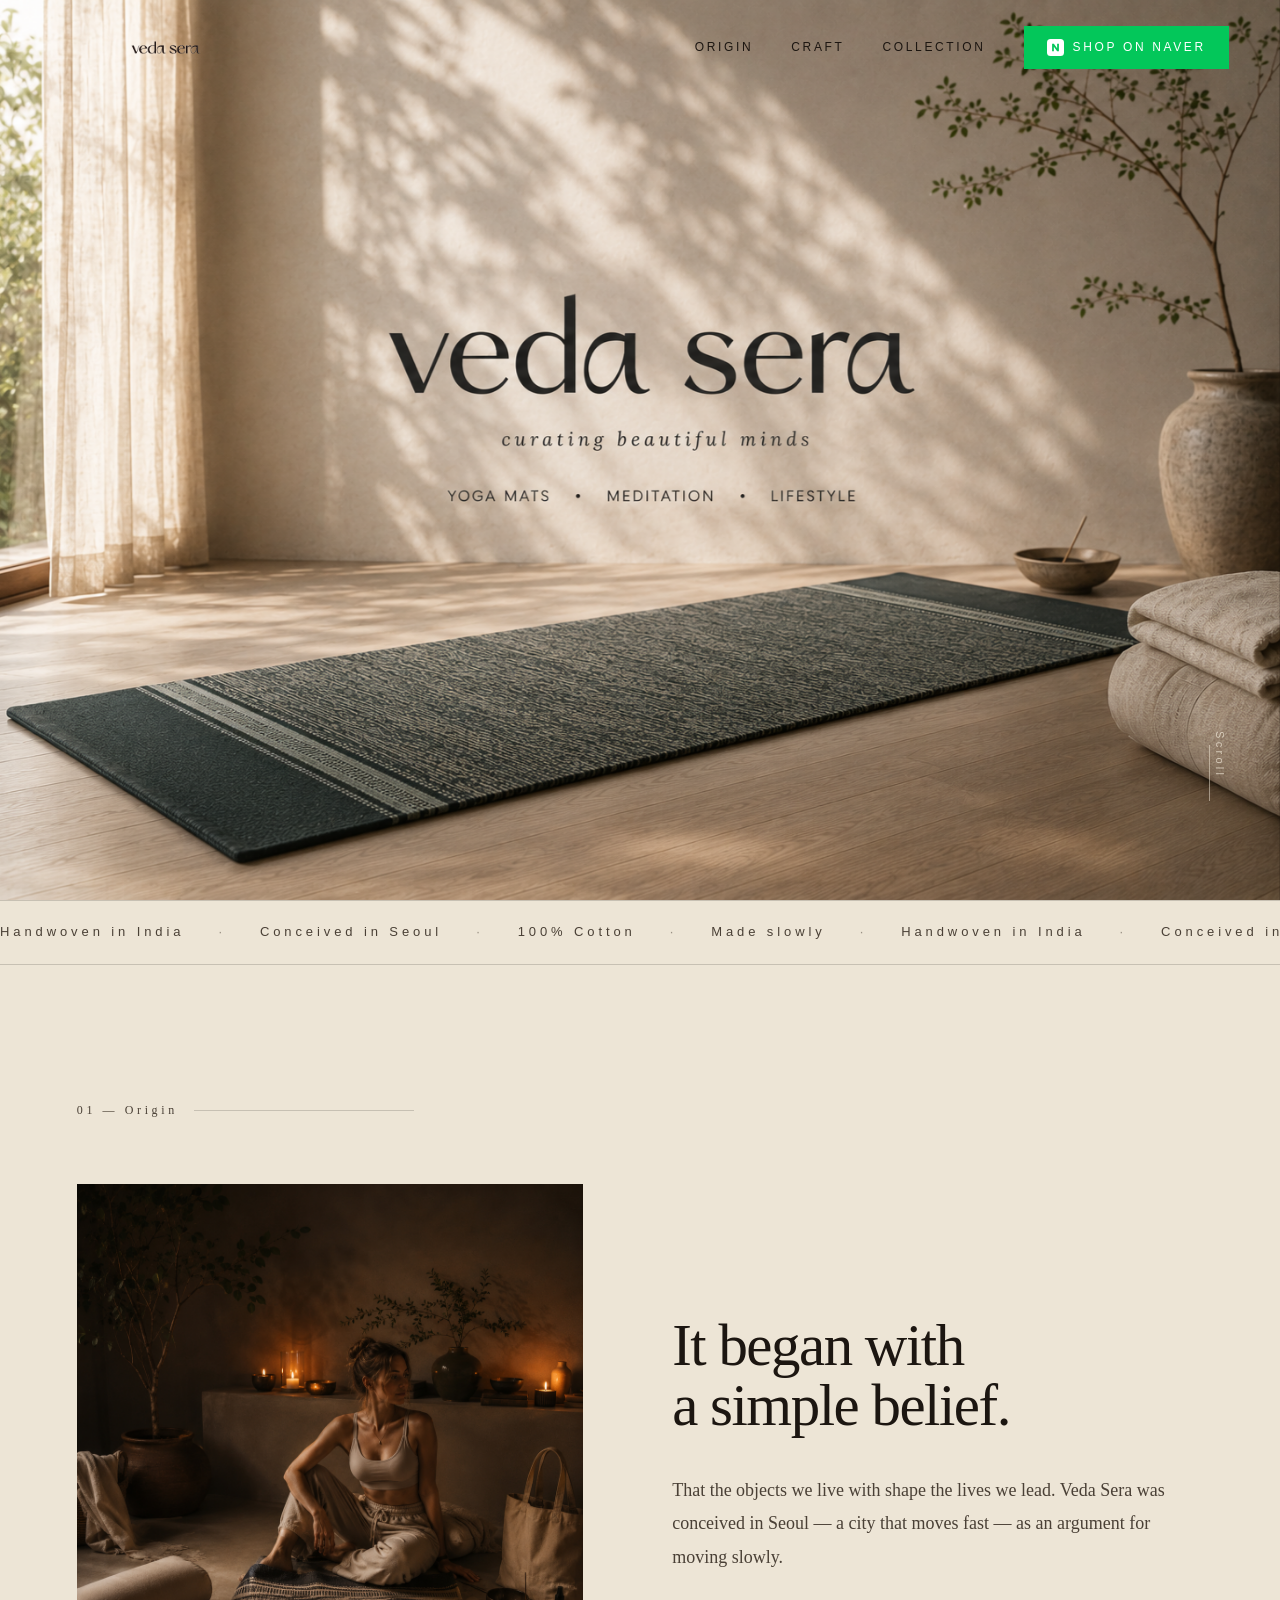
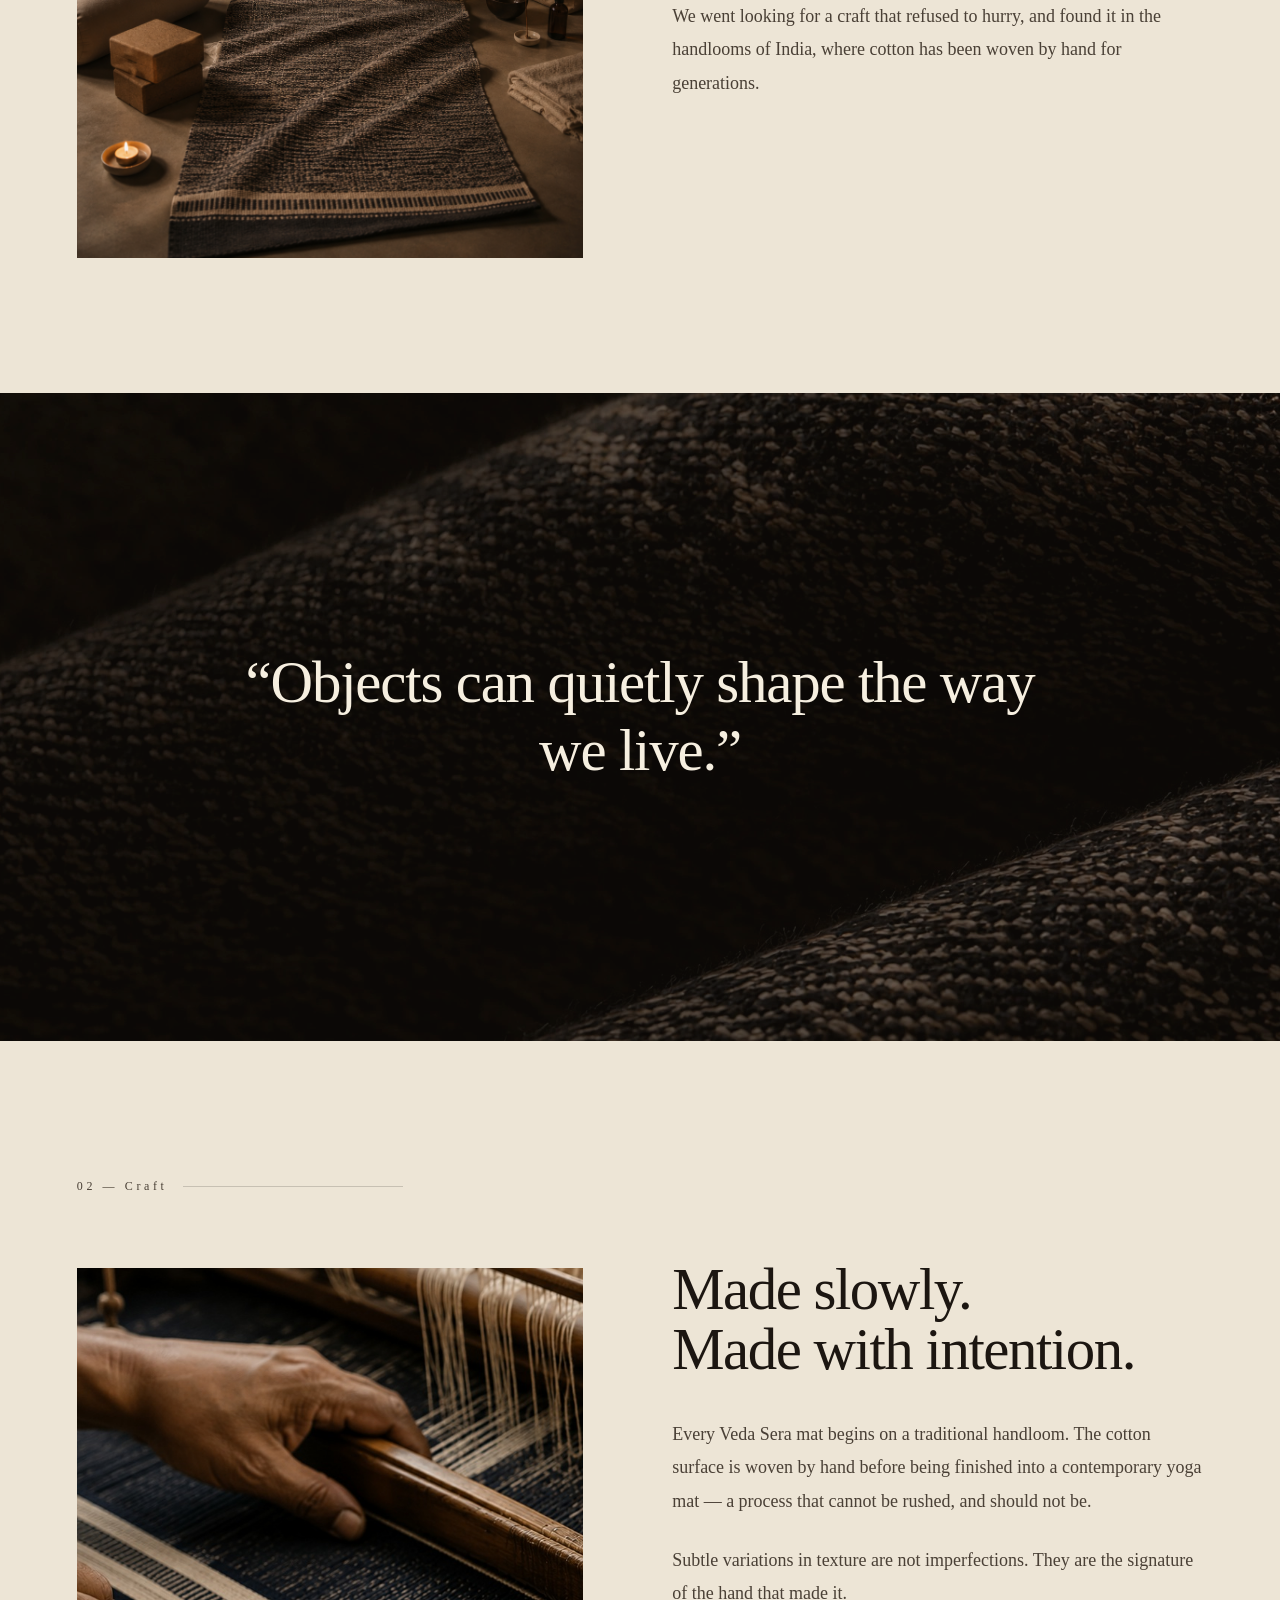
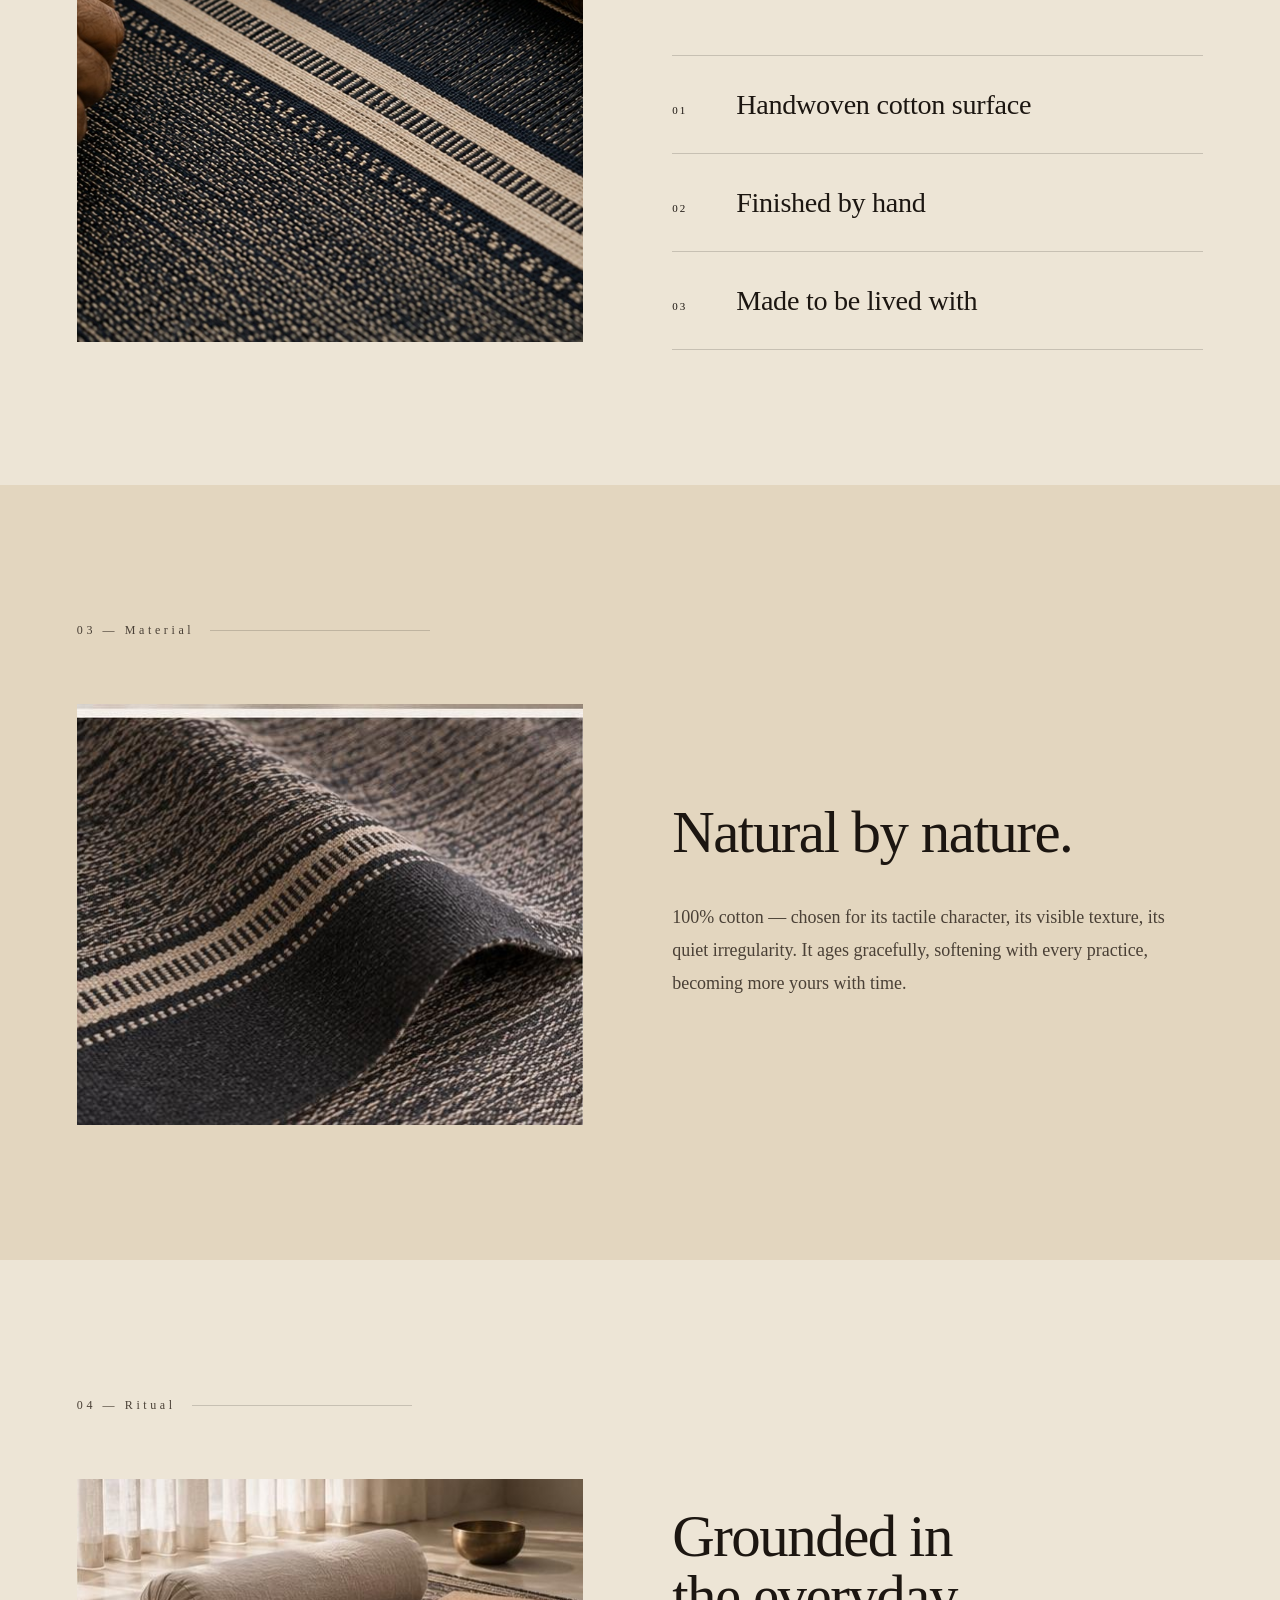
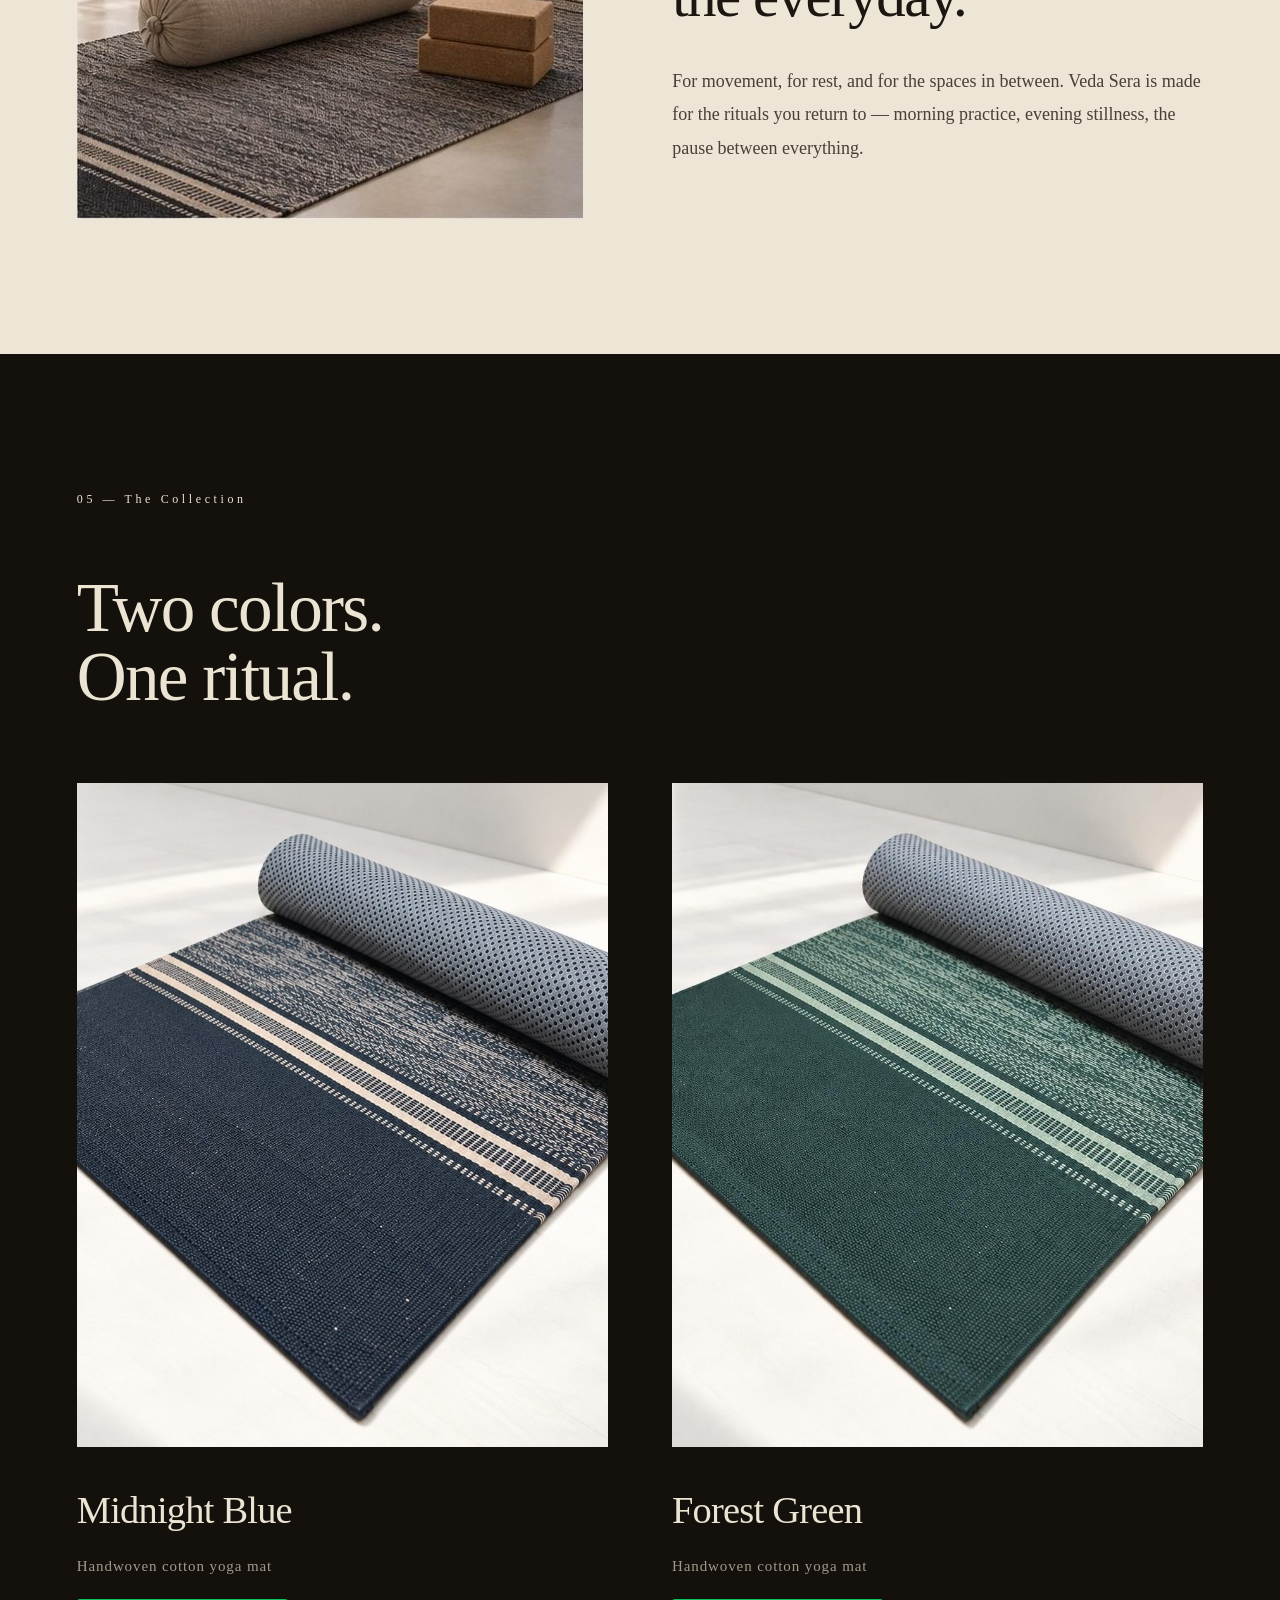
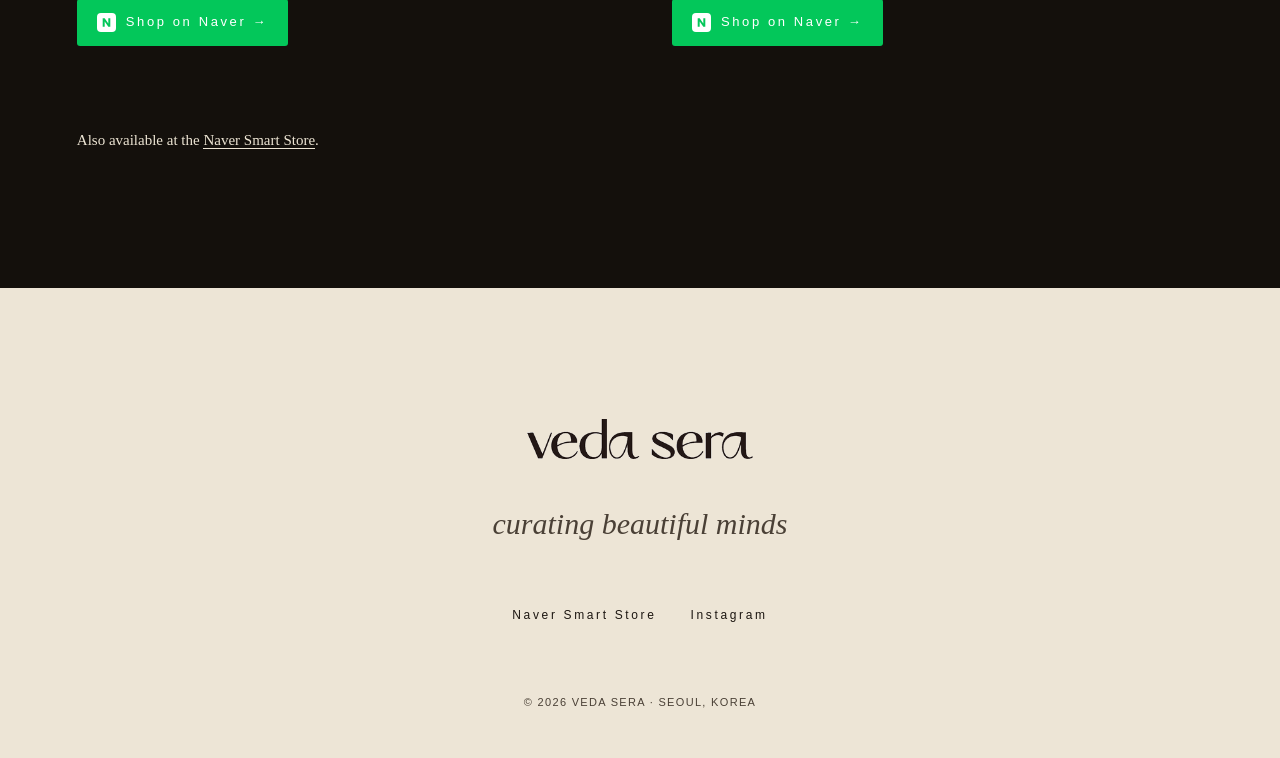
<file: index.html>
<!doctype html>
<html lang="en">
<head>
<meta charset="utf-8">
<meta name="viewport" content="width=device-width,initial-scale=1">
<title>VEDA SERA — curating beautiful minds</title>
<meta name="description" content="VEDA SERA — handwoven cotton yoga mats. Conceived in Seoul, woven in India. Objects for movement, rest and the rituals in between.">
<link rel="stylesheet" href="style.css">
<link rel="icon" type="image/png" href="assets/logo-square.png">
<link rel="apple-touch-icon" href="assets/logo-square.png">
<script src="js/config.js"></script>
<script src="js/pixel.js"></script>
</head>
<body>

<header class="site-header" id="site-header">
  <a class="brand" href="#top" aria-label="VEDA SERA home"><img src="assets/logo.png" alt="VEDA SERA"></a>
  <nav>
    <a href="#origin">ORIGIN</a>
    <a href="#craft">CRAFT</a>
    <a href="#collection">COLLECTION</a>
    <a href="https://smartstore.naver.com/vedasera" target="_blank" rel="noopener" class="shop-link naver-shop"><svg class="naver-n" viewBox="0 0 24 24" width="22" height="22" aria-hidden="true" focusable="false"><rect width="24" height="24" rx="5" fill="#ffffff"/><path d="M7.2 17.4V6.6h2.5l4.6 6.6V6.6h2.5v10.8h-2.5l-4.6-6.6v6.6z" fill="#03C75A"/></svg>SHOP ON NAVER</a>
  </nav>
</header>

<main id="top">

  <!-- HERO -->
  <section class="hero">
    <div class="hero-media"><img src="assets/hero.png?v=2" alt="VEDA SERA — curating beautiful minds"></div>
    <p class="scroll-cue" aria-hidden="true">Scroll</p>
  </section>

  <!-- MARQUEE -->
  <div class="strip" aria-hidden="true">
    <div class="strip-track">
      <span>Handwoven in India</span><i>·</i><span>Conceived in Seoul</span><i>·</i><span>100% Cotton</span><i>·</i><span>Made slowly</span><i>·</i>
      <span>Handwoven in India</span><i>·</i><span>Conceived in Seoul</span><i>·</i><span>100% Cotton</span><i>·</i><span>Made slowly</span><i>·</i>
    </div>
  </div>

  <!-- 01 ORIGIN -->
  <section class="chapter" id="origin">
    <p class="chapter-num" data-reveal>01 — Origin</p>
    <div class="split">
      <div class="split-media portrait" data-reveal><img src="assets/philosophy-final.png" alt="VEDA SERA philosophy"></div>
      <div class="split-copy" data-reveal>
        <h2>It began with<br>a simple belief.</h2>
        <p>That the objects we live with shape the lives we lead. Veda Sera was conceived in Seoul — a city that moves fast — as an argument for moving slowly.</p>
        <p>We went looking for a craft that refused to hurry, and found it in the handlooms of India, where cotton has been woven by hand for generations.</p>
      </div>
    </div>
  </section>

  <!-- MANIFESTO BAND -->
  <section class="band">
    <img src="assets/final.jpg?v=2" alt="">
    <div class="band-shade"></div>
    <blockquote data-reveal>“Objects can quietly shape the way we live.”</blockquote>
  </section>

  <!-- 02 CRAFT -->
  <section class="chapter" id="craft">
    <p class="chapter-num" data-reveal>02 — Craft</p>
    <div class="split flip">
      <div class="split-copy" data-reveal>
        <h2>Made slowly.<br>Made with intention.</h2>
        <p>Every Veda Sera mat begins on a traditional handloom. The cotton surface is woven by hand before being finished into a contemporary yoga mat — a process that cannot be rushed, and should not be.</p>
        <p>Subtle variations in texture are not imperfections. They are the signature of the hand that made it.</p>
        <div class="rules">
          <div><b>01</b><span>Handwoven cotton surface</span></div>
          <div><b>02</b><span>Finished by hand</span></div>
          <div><b>03</b><span>Made to be lived with</span></div>
        </div>
      </div>
      <div class="split-media portrait" data-reveal><img src="assets/weave.jpg" alt="Traditional handweaving process"></div>
    </div>
  </section>

  <!-- 03 MATERIAL -->
  <section class="chapter alt" id="material">
    <p class="chapter-num" data-reveal>03 — Material</p>
    <div class="split">
      <div class="split-media" data-reveal><img src="assets/material.jpg" alt="Close-up of VEDA SERA woven cotton"></div>
      <div class="split-copy" data-reveal>
        <h2>Natural by nature.</h2>
        <p>100% cotton — chosen for its tactile character, its visible texture, its quiet irregularity. It ages gracefully, softening with every practice, becoming more yours with time.</p>
      </div>
    </div>
  </section>

  <!-- 04 RITUAL -->
  <section class="chapter" id="ritual">
    <p class="chapter-num" data-reveal>04 — Ritual</p>
    <div class="split flip">
      <div class="split-copy" data-reveal>
        <h2>Grounded in<br>the everyday.</h2>
        <p>For movement, for rest, and for the spaces in between. Veda Sera is made for the rituals you return to — morning practice, evening stillness, the pause between everything.</p>
      </div>
      <div class="split-media" data-reveal><img src="assets/lifestyle.jpg" alt="VEDA SERA mat in an everyday ritual setting"></div>
    </div>
  </section>

  <!-- 05 COLLECTION -->
  <section class="collection" id="collection">
    <div class="collection-inner">
      <p class="chapter-num light" data-reveal>05 — The Collection</p>
      <h2 data-reveal>Two colors.<br>One ritual.</h2>
      <div class="collection-grid">
        <a class="product-card" data-reveal
           href="https://smartstore.naver.com/vedasera/products/13748710776"
           target="_blank" rel="noopener" data-naver-product="13748710776">
          <div class="pimg"><img src="assets/product.jpg?v=3" alt="VEDA SERA handwoven yoga mat — Midnight Blue"></div>
          <h3>Midnight Blue</h3>
          <p class="psub">Handwoven cotton yoga mat</p>
          <span class="cta light naver-cta"><svg class="naver-n" viewBox="0 0 24 24" width="22" height="22" aria-hidden="true" focusable="false"><rect width="24" height="24" rx="5" fill="#ffffff"/><path d="M7.2 17.4V6.6h2.5l4.6 6.6V6.6h2.5v10.8h-2.5l-4.6-6.6v6.6z" fill="#03C75A"/></svg>Shop on Naver →</span>
        </a>
        <a class="product-card" data-reveal
           href="https://smartstore.naver.com/vedasera/products/13748710775"
           target="_blank" rel="noopener" data-naver-product="13748710775">
          <div class="pimg"><img src="assets/detail.jpg?v=4" alt="VEDA SERA handwoven yoga mat — Forest Green"></div>
          <h3>Forest Green</h3>
          <p class="psub">Handwoven cotton yoga mat</p>
          <span class="cta light naver-cta"><svg class="naver-n" viewBox="0 0 24 24" width="22" height="22" aria-hidden="true" focusable="false"><rect width="24" height="24" rx="5" fill="#ffffff"/><path d="M7.2 17.4V6.6h2.5l4.6 6.6V6.6h2.5v10.8h-2.5l-4.6-6.6v6.6z" fill="#03C75A"/></svg>Shop on Naver →</span>
        </a>
      </div>
      <p class="collection-note" data-reveal>Also available at the <a href="https://smartstore.naver.com/vedasera" target="_blank" rel="noopener">Naver Smart Store</a>.</p>
    </div>
  </section>

</main>

<footer>
  <p class="foot-mark" data-reveal><img src="assets/logo.png" alt="Veda Sera"></p>
  <p class="foot-line" data-reveal>curating beautiful minds</p>
  <nav data-reveal>
    <a href="https://smartstore.naver.com/vedasera" target="_blank" rel="noopener">Naver Smart Store</a>
    <a href="https://www.instagram.com/veda.sera" target="_blank" rel="noopener">Instagram</a>
  </nav>
  <small>© <span id="year">2026</span> VEDA SERA · SEOUL, KOREA</small>
</footer>

<script src="script.js"></script>
</body>
</html>
</file>
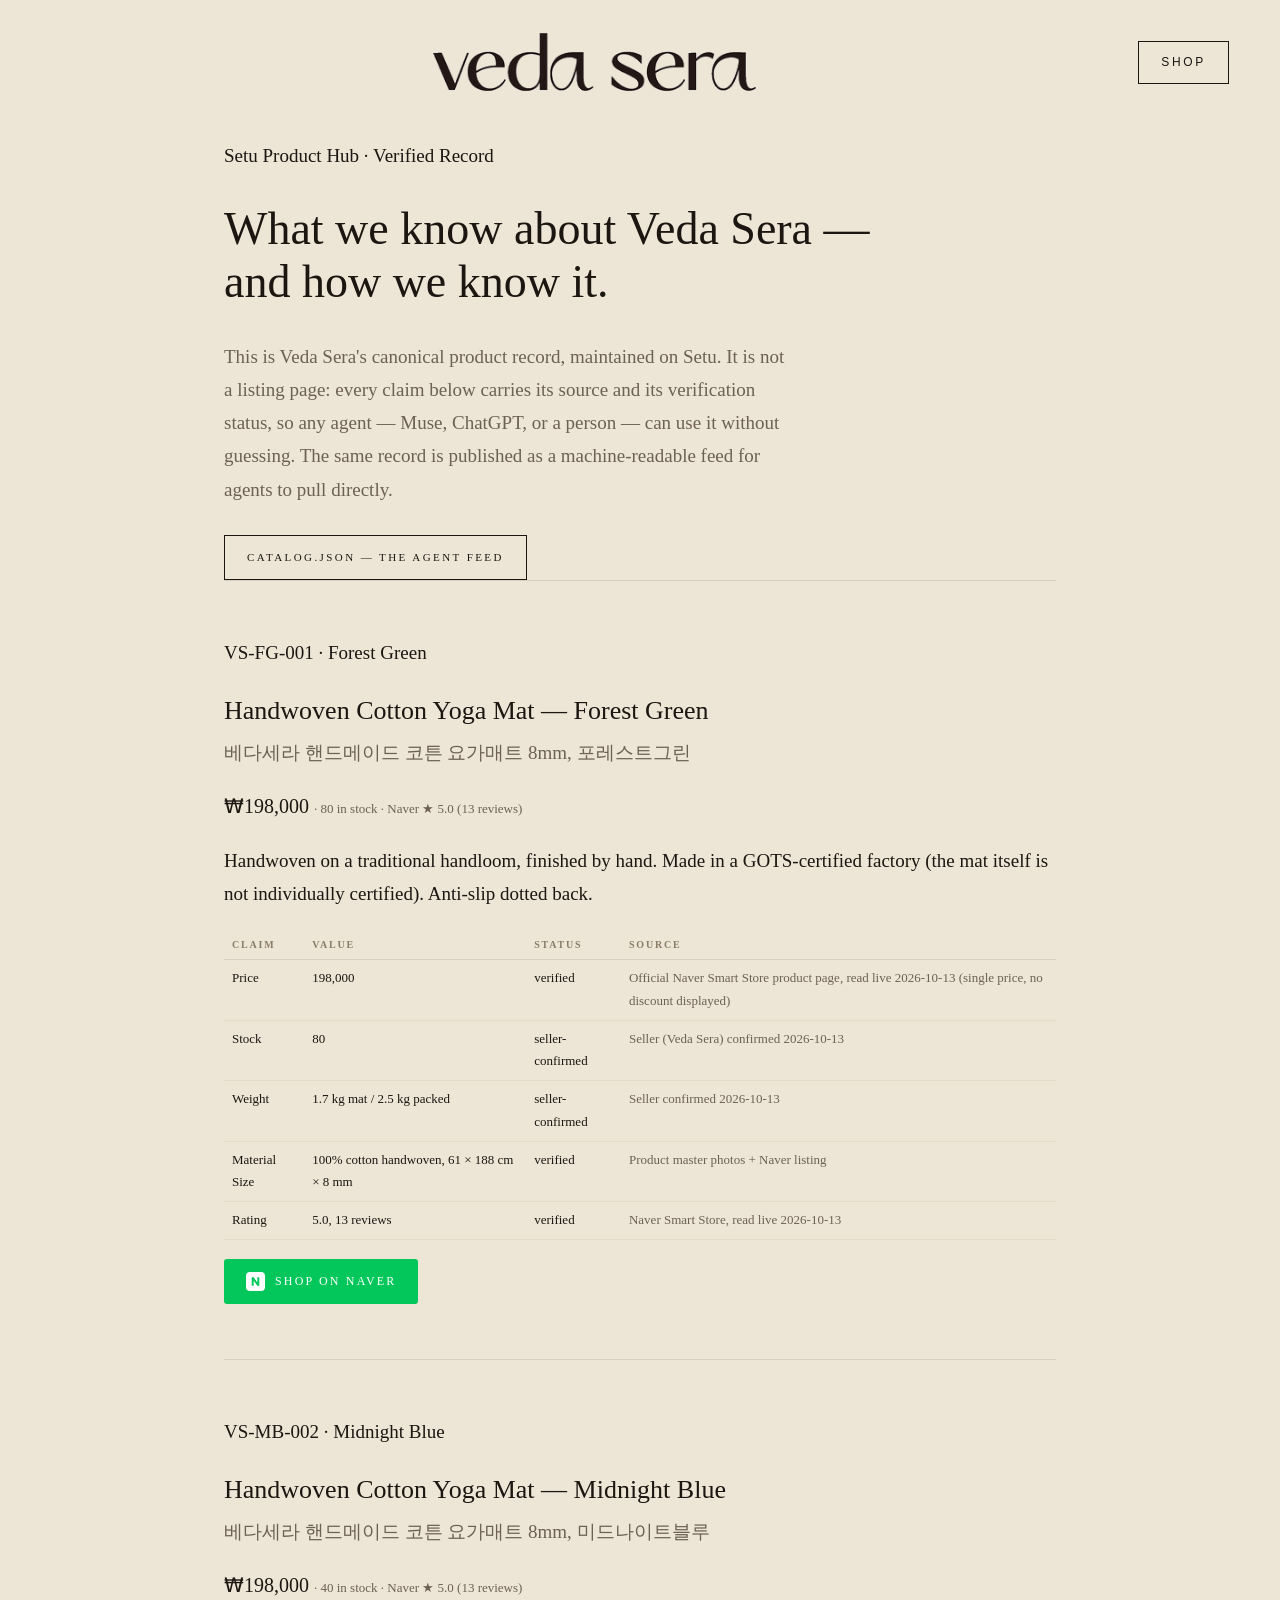
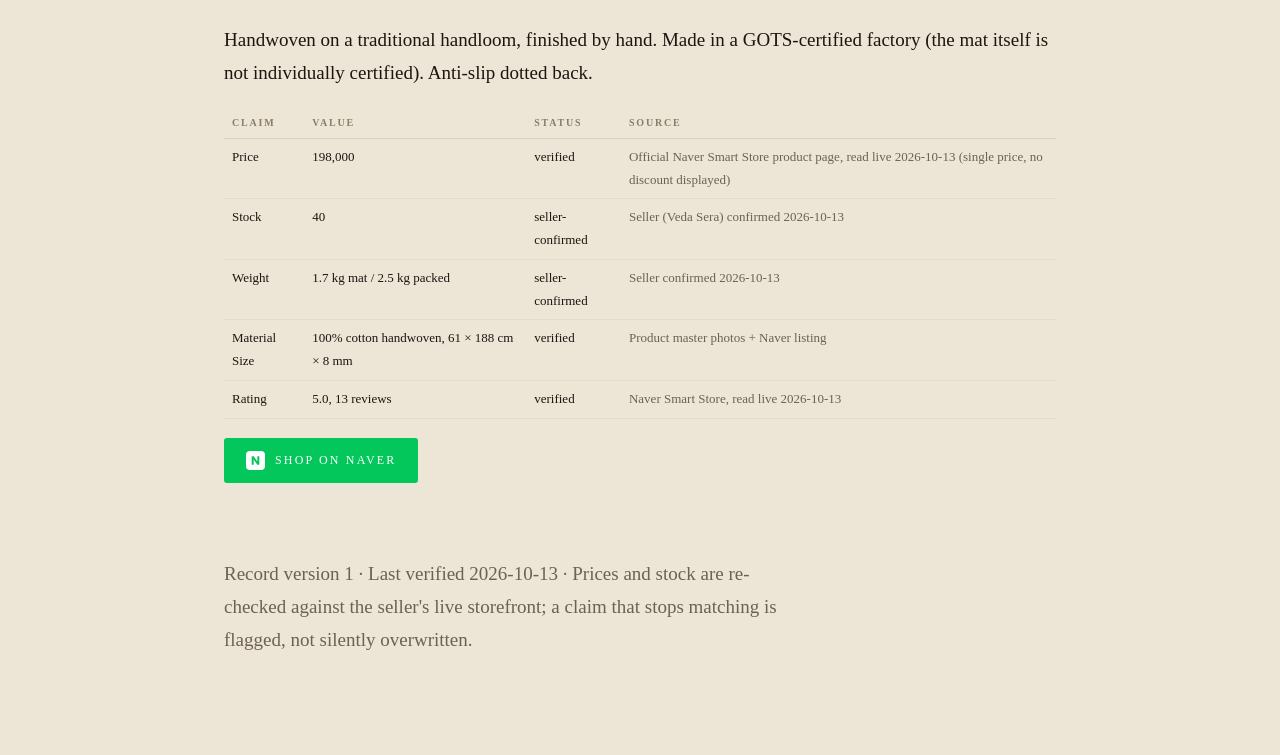
<file: catalog.html>
<!DOCTYPE html>
<html lang="en">
<head>
<meta charset="UTF-8">
<meta name="viewport" content="width=device-width, initial-scale=1.0">
<title>Veda Sera — Verified Product Record · Setu Product Hub</title>
<meta name="description" content="The verified, machine-readable product record for Veda Sera, maintained on Setu. Every claim carries its source and verification status.">
<link rel="alternate" type="application/json" href="catalog.json" title="Veda Sera verified catalog feed (JSON)">
<link rel="icon" type="image/png" href="assets/logo-square.png">
<link rel="stylesheet" href="style.css">
<script src="js/config.js"></script>
<script src="js/pixel.js"></script>
<script type="application/ld+json">{"@context": "https://schema.org", "@type": "ItemList", "name": "Veda Sera — Verified Product Record (Setu product hub)", "seller": {"@type": "Organization", "name": "Veda Sera", "url": "https://vedasera.com"}, "dateModified": "2026-10-13T21:26:00+09:00", "itemListElement": [{"@type": "Product", "sku": "VS-FG-001", "name": "Handwoven Cotton Yoga Mat — Forest Green", "alternateName": "베다세라 핸드메이드 코튼 요가매트 8mm, 포레스트그린", "brand": {"@type": "Brand", "name": "Veda Sera"}, "category": "Sporting Goods > Exercise & Fitness > Yoga > Yoga Mats", "material": "100% cotton, handwoven", "size": "61 × 188 cm × 8 mm", "weight": {"@type": "QuantitativeValue", "value": 1.7, "unitCode": "KGM", "description": "Mat only; 2.5 kg packed for shipping"}, "color": "Forest Green", "description": "Handwoven on a traditional handloom, finished by hand. Made in a GOTS-certified factory (the mat itself is not individually certified). Anti-slip dotted back.", "url": "https://smartstore.naver.com/vedasera/products/13748710775", "aggregateRating": {"@type": "AggregateRating", "ratingValue": 5.0, "reviewCount": 13}, "offers": {"@type": "Offer", "priceCurrency": "KRW", "price": 198000, "availability": "https://schema.org/InStock", "inventoryLevel": 80, "url": "https://smartstore.naver.com/vedasera/products/13748710775"}, "dateModified": "2026-10-13T21:26:00+09:00", "_verification": {"recordVersion": 1, "verifiedAt": "2026-10-13", "claims": {"price": {"value": 198000, "currency": "KRW", "source": "Official Naver Smart Store product page, read live 2026-10-13 (single price, no discount displayed)", "status": "verified"}, "stock": {"value": 80, "source": "Seller (Veda Sera) confirmed 2026-10-13", "status": "seller-confirmed"}, "weight": {"value": "1.7 kg mat / 2.5 kg packed", "source": "Seller confirmed 2026-10-13", "status": "seller-confirmed"}, "material_size": {"value": "100% cotton handwoven, 61 × 188 cm × 8 mm", "source": "Product master photos + Naver listing", "status": "verified"}, "rating": {"value": "5.0, 13 reviews", "source": "Naver Smart Store, read live 2026-10-13", "status": "verified"}}}}, {"@type": "Product", "sku": "VS-MB-002", "name": "Handwoven Cotton Yoga Mat — Midnight Blue", "alternateName": "베다세라 핸드메이드 코튼 요가매트 8mm, 미드나이트블루", "brand": {"@type": "Brand", "name": "Veda Sera"}, "category": "Sporting Goods > Exercise & Fitness > Yoga > Yoga Mats", "material": "100% cotton, handwoven", "size": "61 × 188 cm × 8 mm", "weight": {"@type": "QuantitativeValue", "value": 1.7, "unitCode": "KGM", "description": "Mat only; 2.5 kg packed for shipping"}, "color": "Midnight Blue", "description": "Handwoven on a traditional handloom, finished by hand. Made in a GOTS-certified factory (the mat itself is not individually certified). Anti-slip dotted back.", "url": "https://smartstore.naver.com/vedasera/products/13748710776", "aggregateRating": {"@type": "AggregateRating", "ratingValue": 5.0, "reviewCount": 13}, "offers": {"@type": "Offer", "priceCurrency": "KRW", "price": 198000, "availability": "https://schema.org/InStock", "inventoryLevel": 40, "url": "https://smartstore.naver.com/vedasera/products/13748710776"}, "dateModified": "2026-10-13T21:26:00+09:00", "_verification": {"recordVersion": 1, "verifiedAt": "2026-10-13", "claims": {"price": {"value": 198000, "currency": "KRW", "source": "Official Naver Smart Store product page, read live 2026-10-13 (single price, no discount displayed)", "status": "verified"}, "stock": {"value": 40, "source": "Seller (Veda Sera) confirmed 2026-10-13", "status": "seller-confirmed"}, "weight": {"value": "1.7 kg mat / 2.5 kg packed", "source": "Seller confirmed 2026-10-13", "status": "seller-confirmed"}, "material_size": {"value": "100% cotton handwoven, 61 × 188 cm × 8 mm", "source": "Product master photos + Naver listing", "status": "verified"}, "rating": {"value": "5.0, 13 reviews", "source": "Naver Smart Store, read live 2026-10-13", "status": "verified"}}}}]}</script>
<style>
  .hub { max-width: 880px; margin: 0 auto; padding: 120px 24px 80px; }
  .hub h1 { font-family: Georgia, serif; font-weight: 400; font-size: clamp(30px, 5vw, 46px); line-height: 1.15; }
  .hub .lede { color: #6d6154; max-width: 60ch; }
  .product-card { border-top: 1px solid #d8cfbe; padding: 36px 0; }
  .product-card h2 { font-family: Georgia, serif; font-weight: 400; font-size: 26px; margin: 6px 0 2px; }
  .product-card .kr { color: #6d6154; margin: 0 0 10px; }
  .product-card .price { font-size: 20px; } .product-card .price span { font-size: 13px; color: #6d6154; }
  table.verify { width: 100%; border-collapse: collapse; font-size: 13px; margin: 16px 0; }
  table.verify th { text-align: left; font-size: 10px; letter-spacing: .18em; text-transform: uppercase; color: #8a7d68; padding: 6px 8px; border-bottom: 1px solid #d8cfbe; }
  table.verify td { padding: 7px 8px; border-bottom: 1px solid #e4dcc9; vertical-align: top; }
  table.verify td.src { color: #6d6154; }
  .feed-link { display: inline-block; margin-top: 10px; border: 1px solid #1c1611; padding: 12px 22px; font-size: 11px; letter-spacing: .22em; text-transform: uppercase; color: #1c1611; text-decoration: none; }
  .buy a { display: inline-flex; align-items: center; gap: 10px; background: #03C75A; color: #fff; padding: 12px 22px; font-size: 12px; letter-spacing: .18em; text-transform: uppercase; text-decoration: none; border-radius: 3px; }
  .buy a:hover { background: #02B351; }
  .buy a .naver-n { width: 19px; height: 19px; display: block; flex: none; }
</style>
</head>
<body>
<header class="site-header"><a href="index.html" class="logo"><img src="assets/logo.png" alt="Veda Sera"></a>
<nav><a href="index.html#collection" class="shop-link">SHOP</a></nav></header>
<main class="hub">
  <p class="kicker">Setu Product Hub · Verified Record</p>
  <h1>What we know about Veda Sera —<br>and how we know it.</h1>
  <p class="lede">This is Veda Sera's canonical product record, maintained on Setu. It is not a listing page: every claim below carries its source and its verification status, so any agent — Muse, ChatGPT, or a person — can use it without guessing. The same record is published as a machine-readable feed for agents to pull directly.</p>
  <a class="feed-link" href="catalog.json">catalog.json — the agent feed</a>
  
    <article class="product-card">
      <p class="kicker">VS-FG-001 · Forest Green</p>
      <h2>Handwoven Cotton Yoga Mat — Forest Green</h2>
      <p class="kr">베다세라 핸드메이드 코튼 요가매트 8mm, 포레스트그린</p>
      <p class="price">₩198,000 <span>· 80 in stock · Naver ★ 5.0 (13 reviews)</span></p>
      <p>Handwoven on a traditional handloom, finished by hand. Made in a GOTS-certified factory (the mat itself is not individually certified). Anti-slip dotted back.</p>
      <table class="verify"><thead><tr><th>Claim</th><th>Value</th><th>Status</th><th>Source</th></tr></thead><tbody><tr><td>Price</td><td>198,000</td><td>verified</td><td class="src">Official Naver Smart Store product page, read live 2026-10-13 (single price, no discount displayed)</td></tr><tr><td>Stock</td><td>80</td><td>seller-confirmed</td><td class="src">Seller (Veda Sera) confirmed 2026-10-13</td></tr><tr><td>Weight</td><td>1.7 kg mat / 2.5 kg packed</td><td>seller-confirmed</td><td class="src">Seller confirmed 2026-10-13</td></tr><tr><td>Material Size</td><td>100% cotton handwoven, 61 × 188 cm × 8 mm</td><td>verified</td><td class="src">Product master photos + Naver listing</td></tr><tr><td>Rating</td><td>5.0, 13 reviews</td><td>verified</td><td class="src">Naver Smart Store, read live 2026-10-13</td></tr></tbody></table>
      <p class="buy"><a href="https://smartstore.naver.com/vedasera/products/13748710775"><svg class="naver-n" viewBox="0 0 24 24" width="22" height="22" aria-hidden="true" focusable="false"><rect width="24" height="24" rx="5" fill="#ffffff"/><path d="M7.2 17.4V6.6h2.5l4.6 6.6V6.6h2.5v10.8h-2.5l-4.6-6.6v6.6z" fill="#03C75A"/></svg>Shop on Naver</a></p>
    </article>
    <article class="product-card">
      <p class="kicker">VS-MB-002 · Midnight Blue</p>
      <h2>Handwoven Cotton Yoga Mat — Midnight Blue</h2>
      <p class="kr">베다세라 핸드메이드 코튼 요가매트 8mm, 미드나이트블루</p>
      <p class="price">₩198,000 <span>· 40 in stock · Naver ★ 5.0 (13 reviews)</span></p>
      <p>Handwoven on a traditional handloom, finished by hand. Made in a GOTS-certified factory (the mat itself is not individually certified). Anti-slip dotted back.</p>
      <table class="verify"><thead><tr><th>Claim</th><th>Value</th><th>Status</th><th>Source</th></tr></thead><tbody><tr><td>Price</td><td>198,000</td><td>verified</td><td class="src">Official Naver Smart Store product page, read live 2026-10-13 (single price, no discount displayed)</td></tr><tr><td>Stock</td><td>40</td><td>seller-confirmed</td><td class="src">Seller (Veda Sera) confirmed 2026-10-13</td></tr><tr><td>Weight</td><td>1.7 kg mat / 2.5 kg packed</td><td>seller-confirmed</td><td class="src">Seller confirmed 2026-10-13</td></tr><tr><td>Material Size</td><td>100% cotton handwoven, 61 × 188 cm × 8 mm</td><td>verified</td><td class="src">Product master photos + Naver listing</td></tr><tr><td>Rating</td><td>5.0, 13 reviews</td><td>verified</td><td class="src">Naver Smart Store, read live 2026-10-13</td></tr></tbody></table>
      <p class="buy"><a href="https://smartstore.naver.com/vedasera/products/13748710776"><svg class="naver-n" viewBox="0 0 24 24" width="22" height="22" aria-hidden="true" focusable="false"><rect width="24" height="24" rx="5" fill="#ffffff"/><path d="M7.2 17.4V6.6h2.5l4.6 6.6V6.6h2.5v10.8h-2.5l-4.6-6.6v6.6z" fill="#03C75A"/></svg>Shop on Naver</a></p>
    </article>
  <p class="lede">Record version 1 · Last verified 2026-10-13 · Prices and stock are re-checked against the seller's live storefront; a claim that stops matching is flagged, not silently overwritten.</p>
</main>
</body>
</html>
</file>
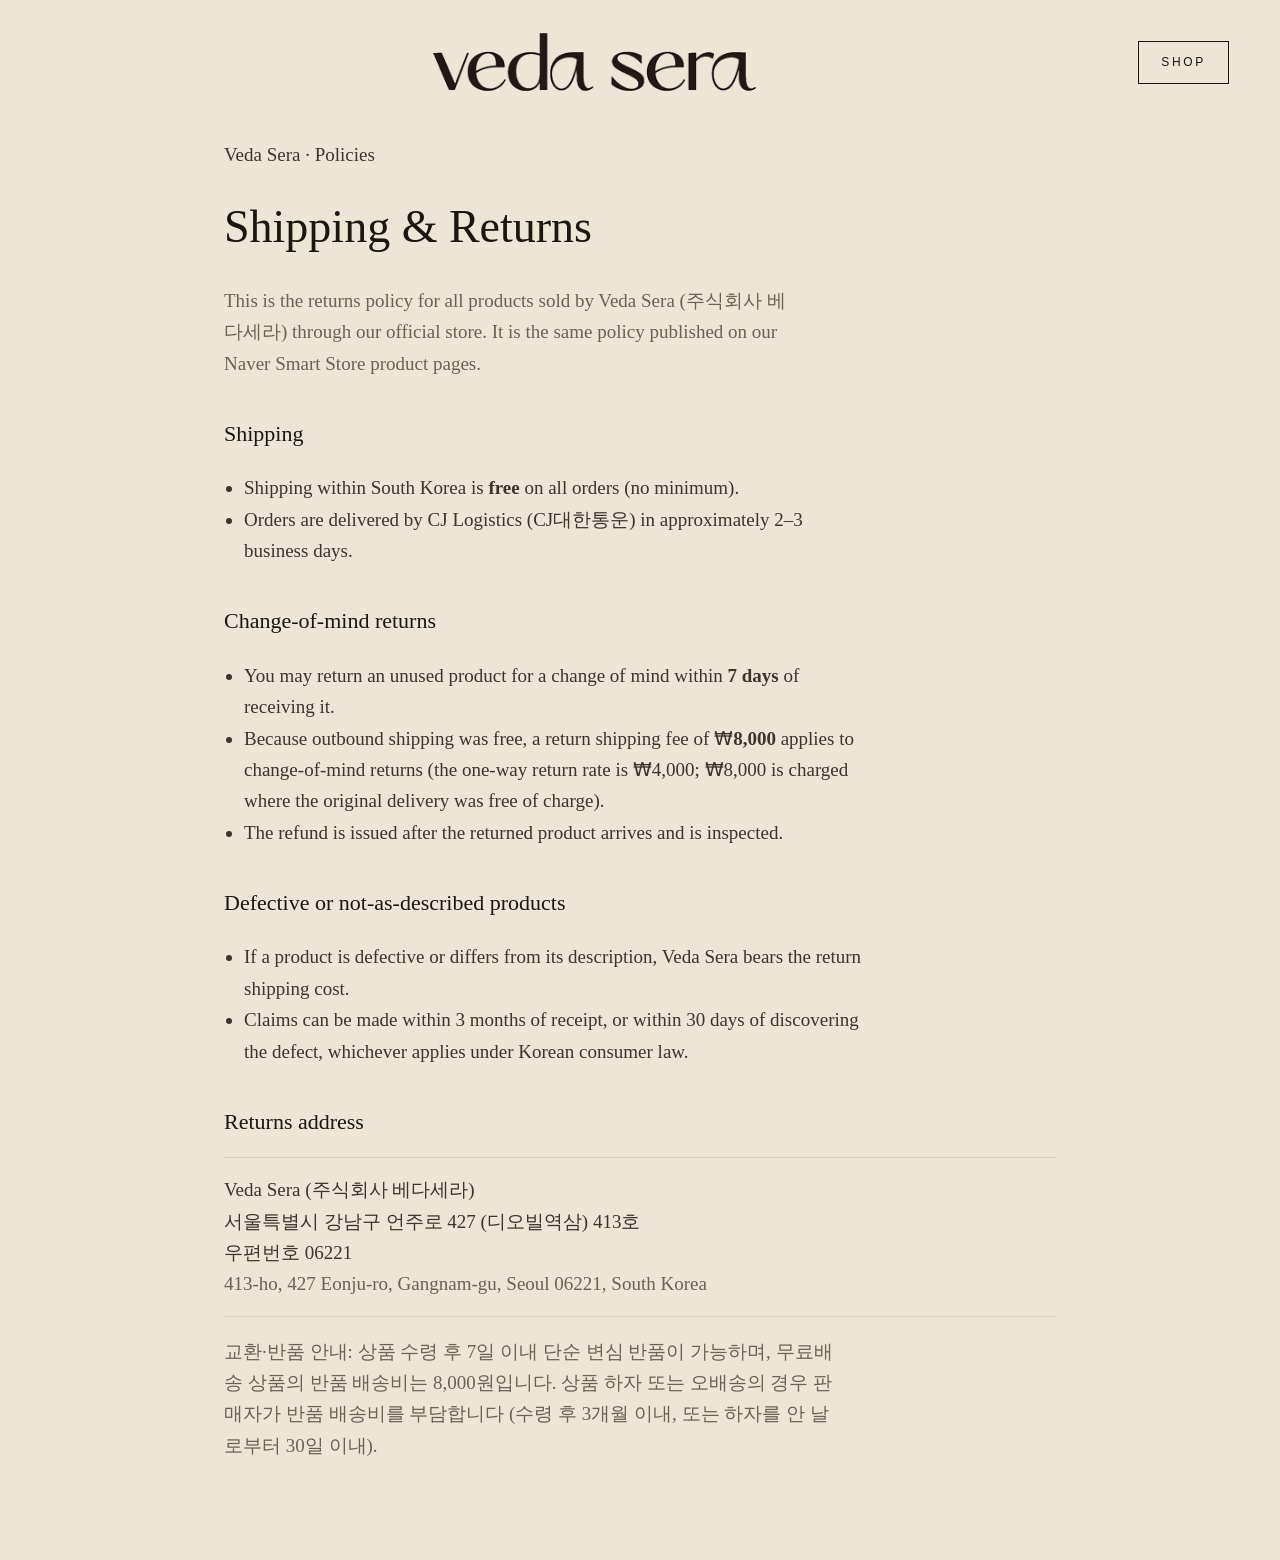
<file: returns.html>
<!DOCTYPE html>
<html lang="en">
<head>
<meta charset="UTF-8">
<meta name="viewport" content="width=device-width, initial-scale=1.0">
<title>Veda Sera — Shipping &amp; Returns Policy</title>
<meta name="description" content="Veda Sera shipping and returns policy: free shipping in Korea, 7-day change-of-mind returns, return shipping and returns address.">
<link rel="icon" type="image/png" href="assets/logo-square.png">
<link rel="stylesheet" href="style.css">
<script src="js/config.js"></script>
<script src="js/pixel.js"></script>
<style>
  .policy { max-width: 880px; margin: 0 auto; padding: 120px 24px 80px; }
  .policy h1 { font-family: Georgia, serif; font-weight: 400; font-size: clamp(30px, 5vw, 46px); line-height: 1.15; }
  .policy h2 { font-family: Georgia, serif; font-weight: 400; font-size: 22px; margin: 36px 0 8px; }
  .policy p, .policy li { color: #3d352b; line-height: 1.65; max-width: 65ch; }
  .policy .lede { color: #6d6154; max-width: 60ch; }
  .policy ul { padding-left: 20px; }
  .policy .addr { border-top: 1px solid #d8cfbe; border-bottom: 1px solid #d8cfbe; padding: 16px 0; margin: 16px 0; }
  .policy .kr { color: #6d6154; }
</style>
</head>
<body>
<header class="site-header"><a href="index.html" class="logo"><img src="assets/logo.png" alt="Veda Sera"></a>
<nav><a href="index.html#collection" class="shop-link">SHOP</a></nav></header>
<main class="policy">
  <p class="kicker">Veda Sera · Policies</p>
  <h1>Shipping &amp; Returns</h1>
  <p class="lede">This is the returns policy for all products sold by Veda Sera (주식회사 베다세라) through our official store. It is the same policy published on our Naver Smart Store product pages.</p>

  <h2>Shipping</h2>
  <ul>
    <li>Shipping within South Korea is <strong>free</strong> on all orders (no minimum).</li>
    <li>Orders are delivered by CJ Logistics (CJ대한통운) in approximately 2–3 business days.</li>
  </ul>

  <h2>Change-of-mind returns</h2>
  <ul>
    <li>You may return an unused product for a change of mind within <strong>7 days</strong> of receiving it.</li>
    <li>Because outbound shipping was free, a return shipping fee of <strong>₩8,000</strong> applies to change-of-mind returns (the one-way return rate is ₩4,000; ₩8,000 is charged where the original delivery was free of charge).</li>
    <li>The refund is issued after the returned product arrives and is inspected.</li>
  </ul>

  <h2>Defective or not-as-described products</h2>
  <ul>
    <li>If a product is defective or differs from its description, Veda Sera bears the return shipping cost.</li>
    <li>Claims can be made within 3 months of receipt, or within 30 days of discovering the defect, whichever applies under Korean consumer law.</li>
  </ul>

  <h2>Returns address</h2>
  <div class="addr">
    <p style="margin:0">Veda Sera (주식회사 베다세라)<br>
    서울특별시 강남구 언주로 427 (디오빌역삼) 413호<br>
    우편번호 06221<br>
    <span class="kr">413-ho, 427 Eonju-ro, Gangnam-gu, Seoul 06221, South Korea</span></p>
  </div>

  <p class="kr">교환·반품 안내: 상품 수령 후 7일 이내 단순 변심 반품이 가능하며, 무료배송 상품의 반품 배송비는 8,000원입니다. 상품 하자 또는 오배송의 경우 판매자가 반품 배송비를 부담합니다 (수령 후 3개월 이내, 또는 하자를 안 날로부터 30일 이내).</p>
</main>
</body>
</html>
</file>
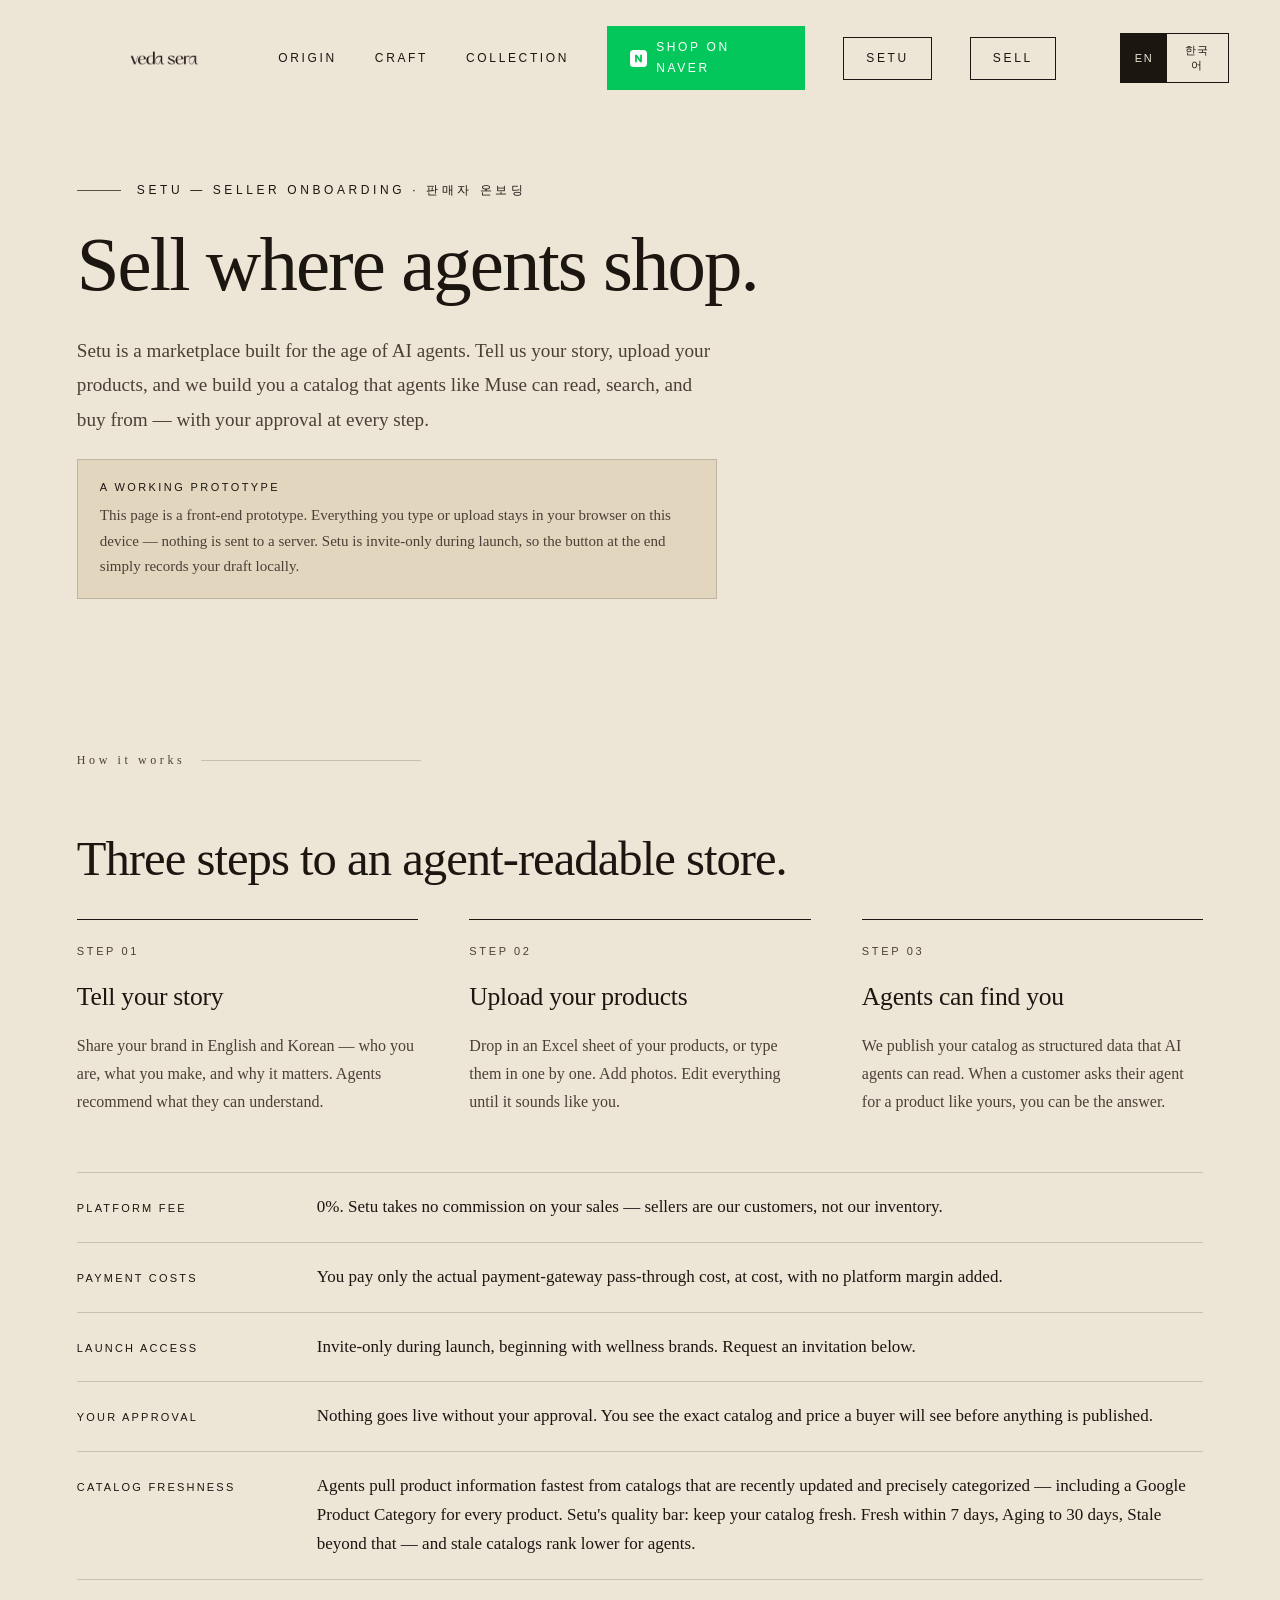
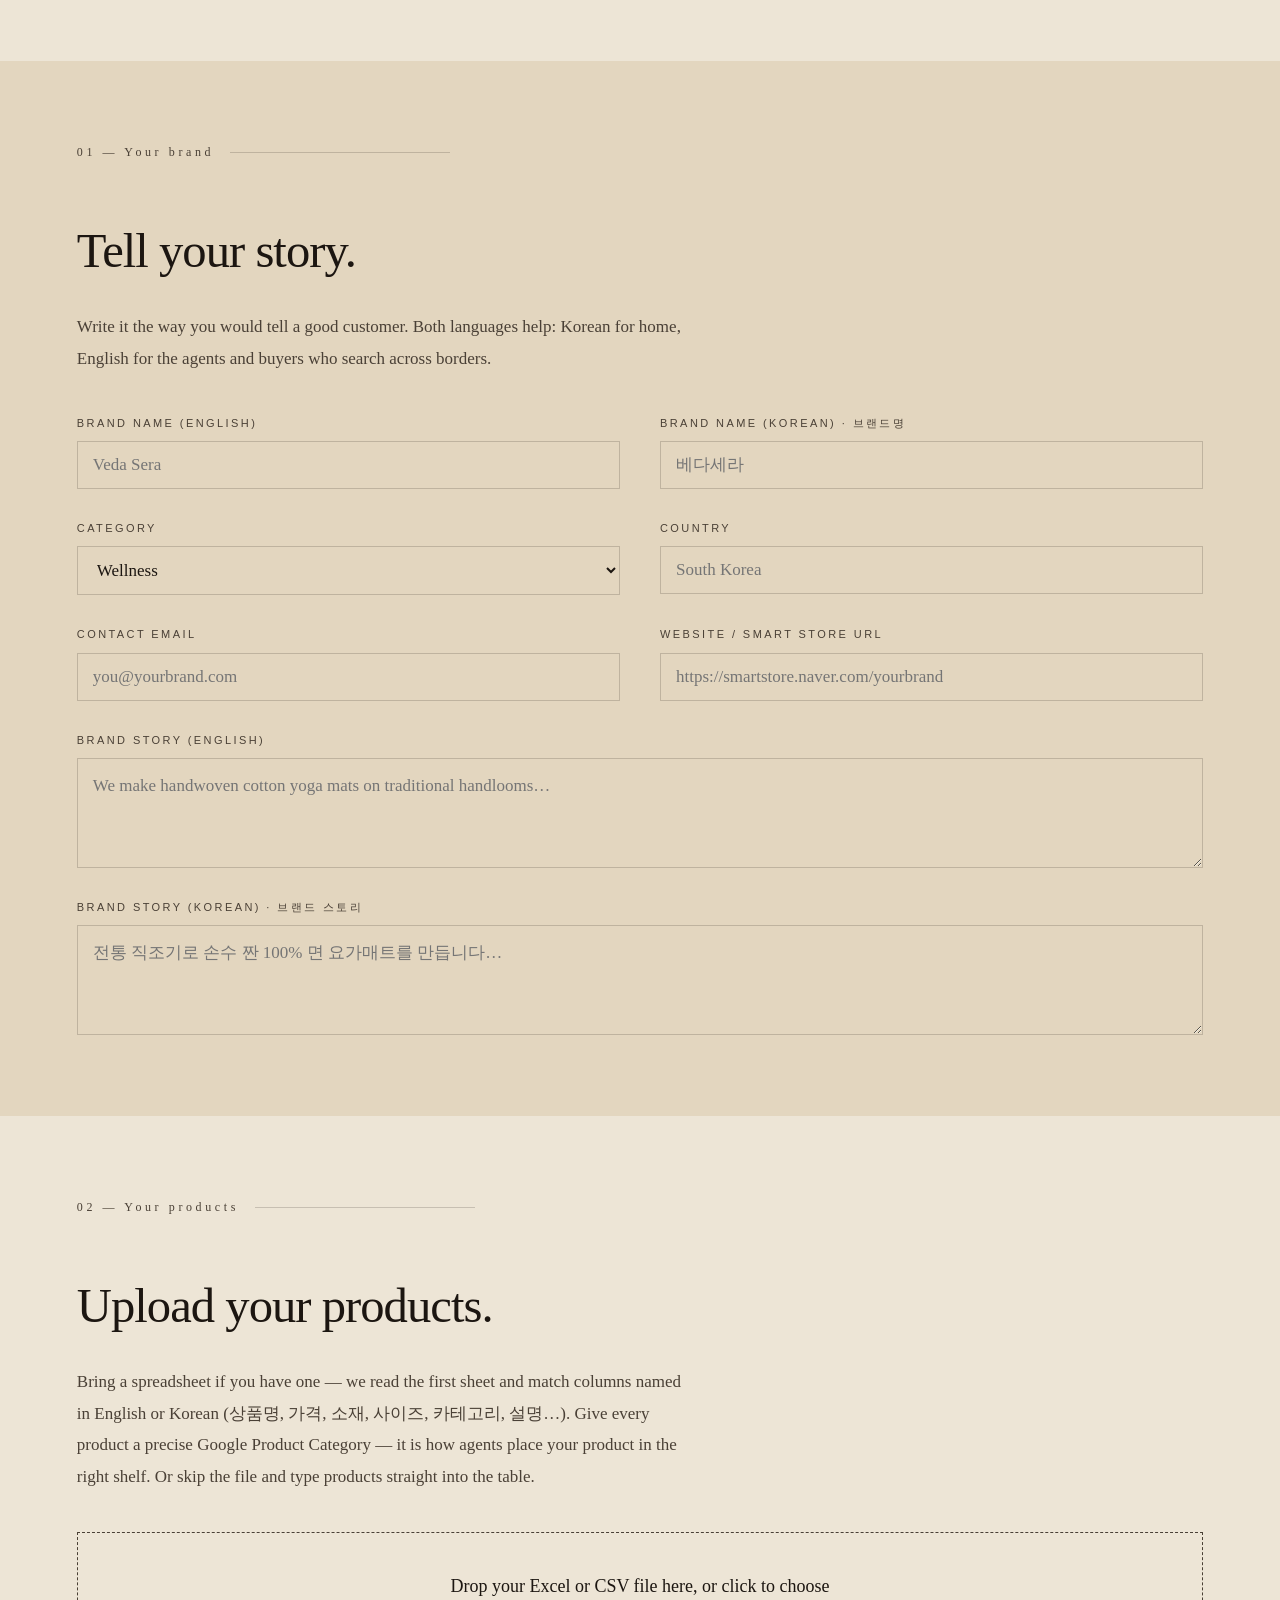
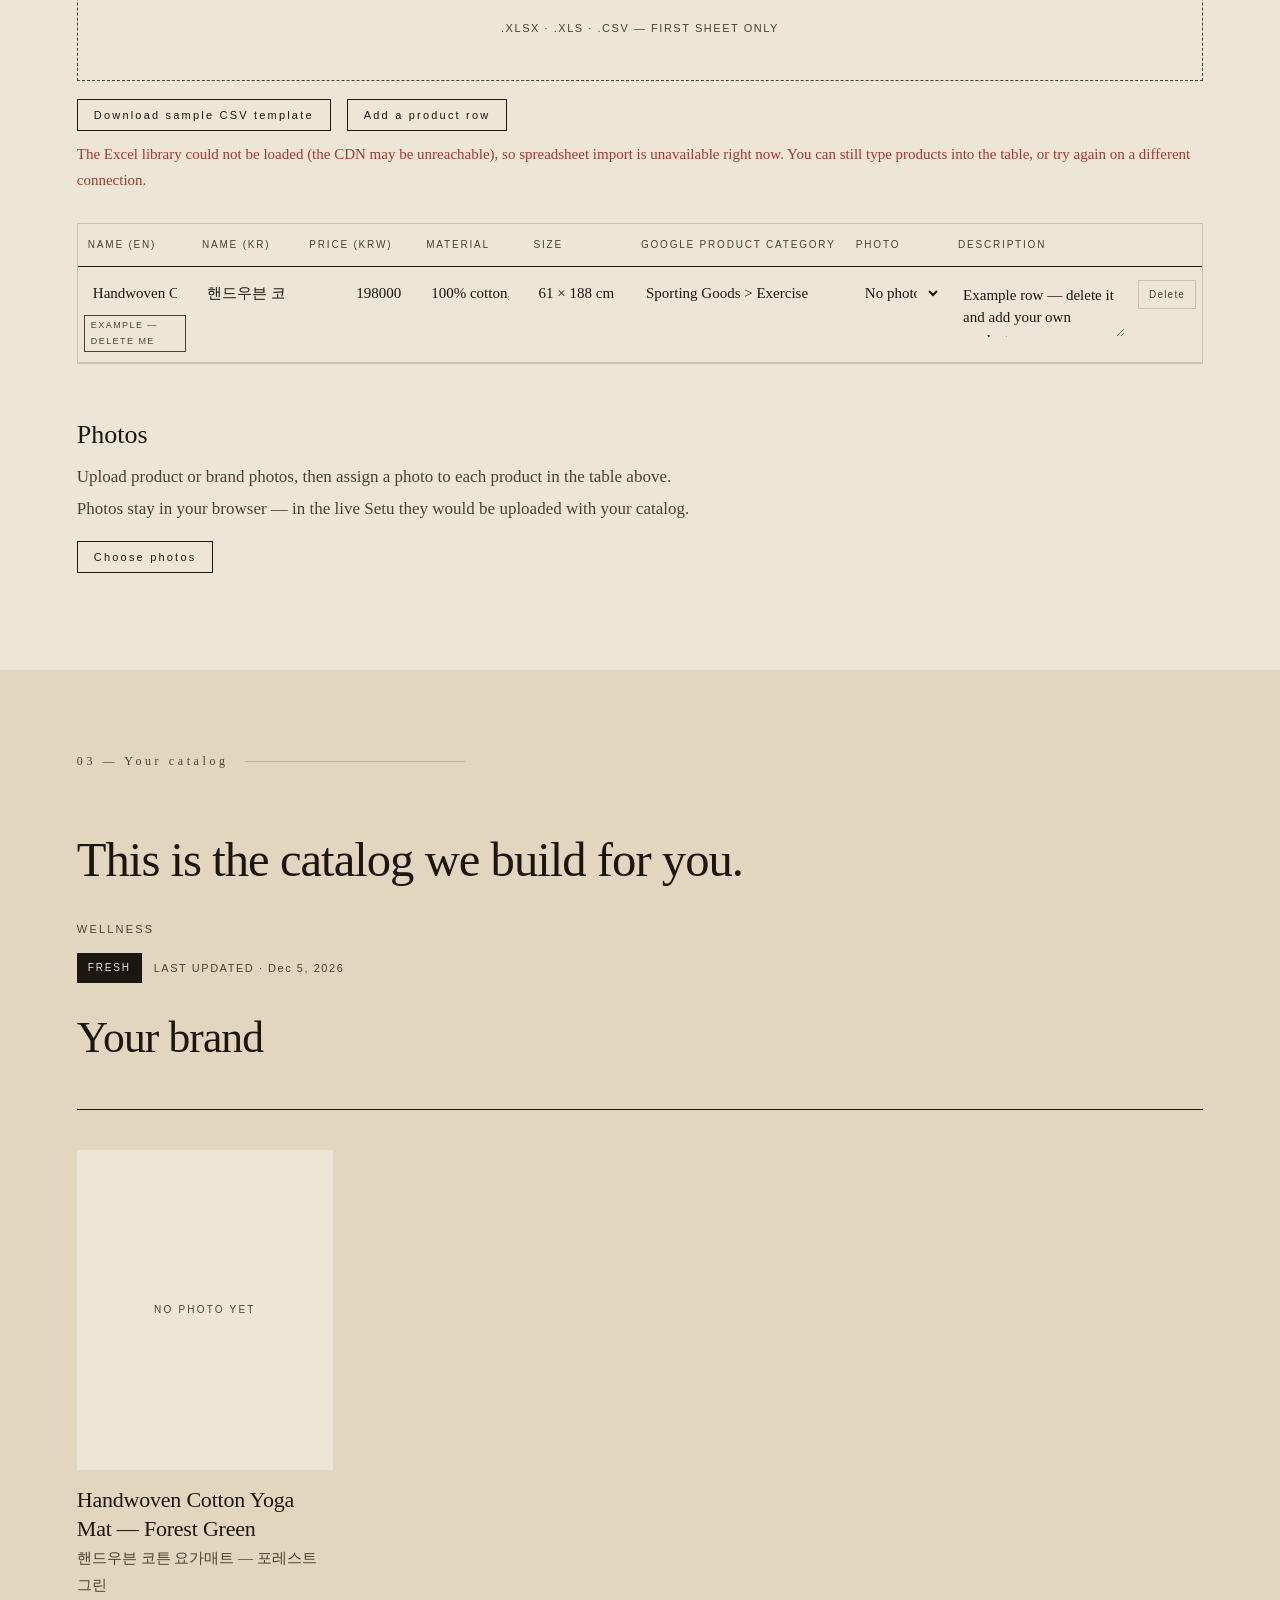
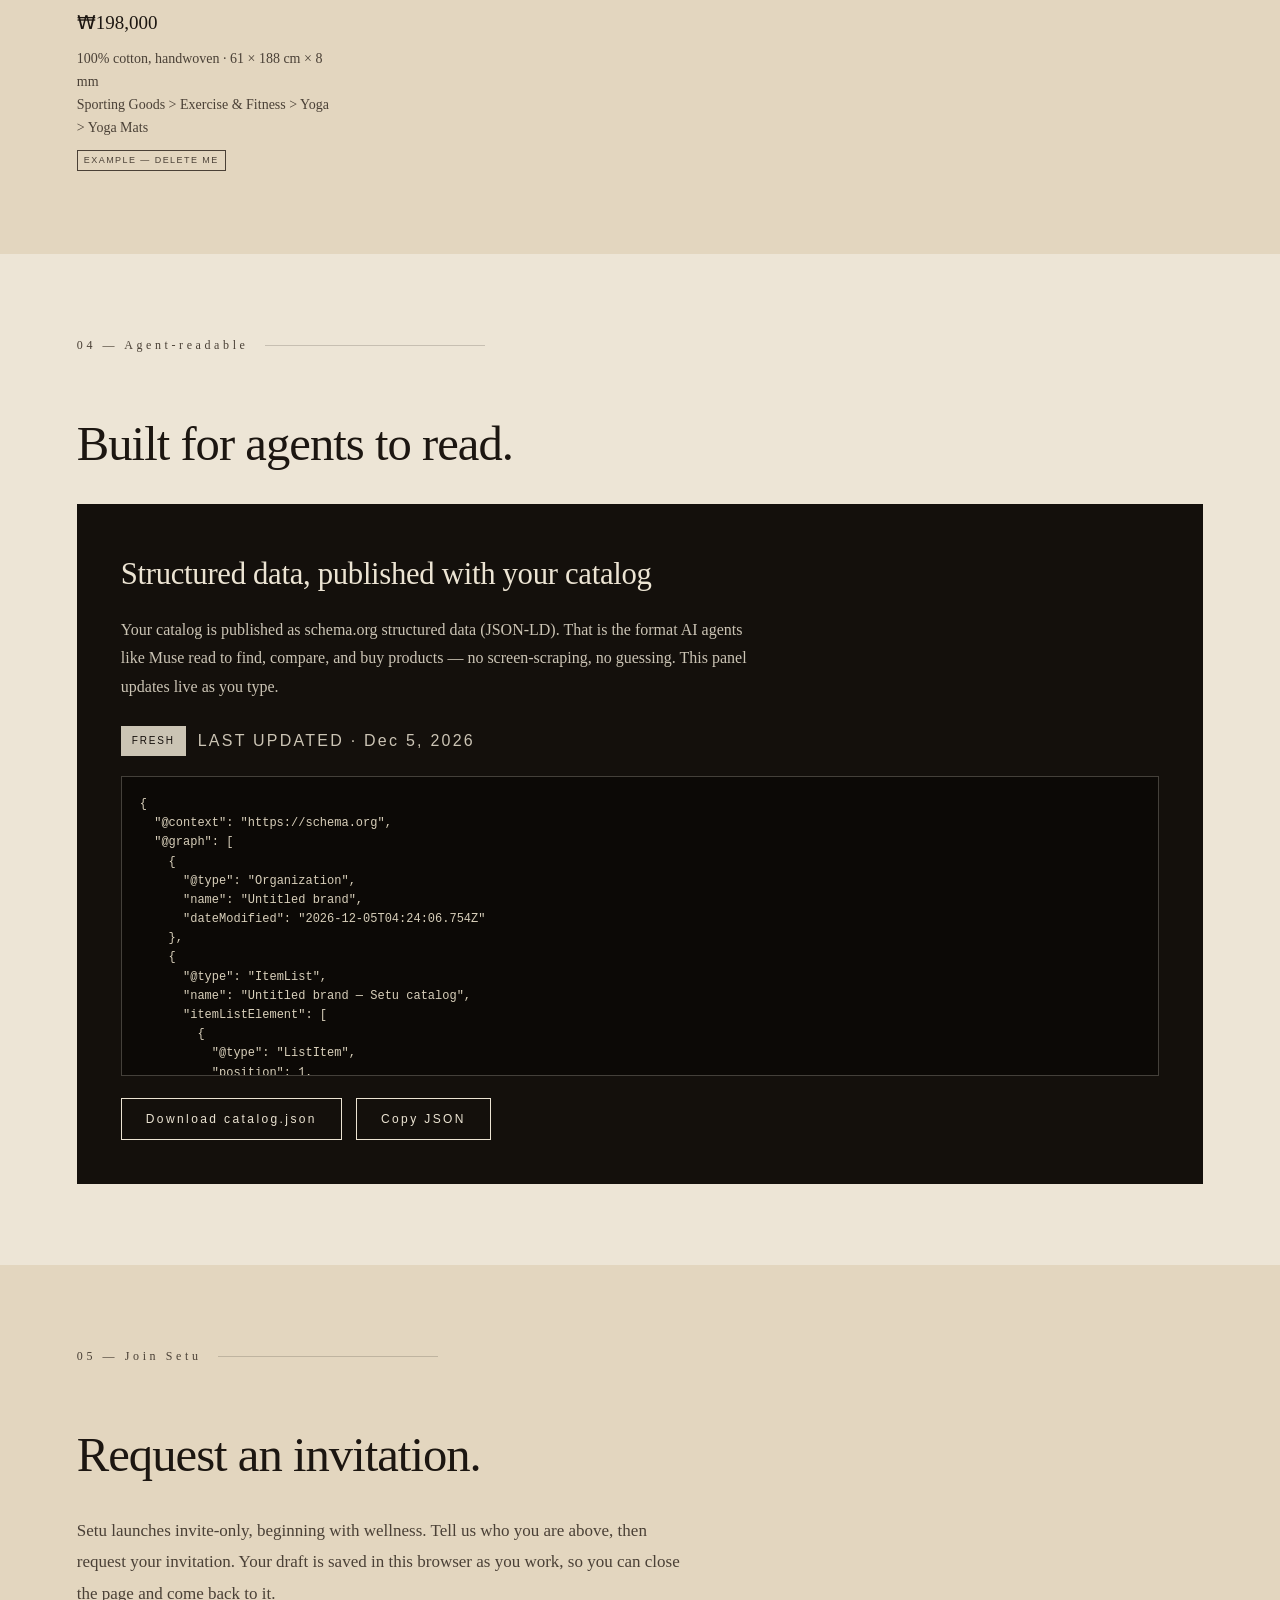
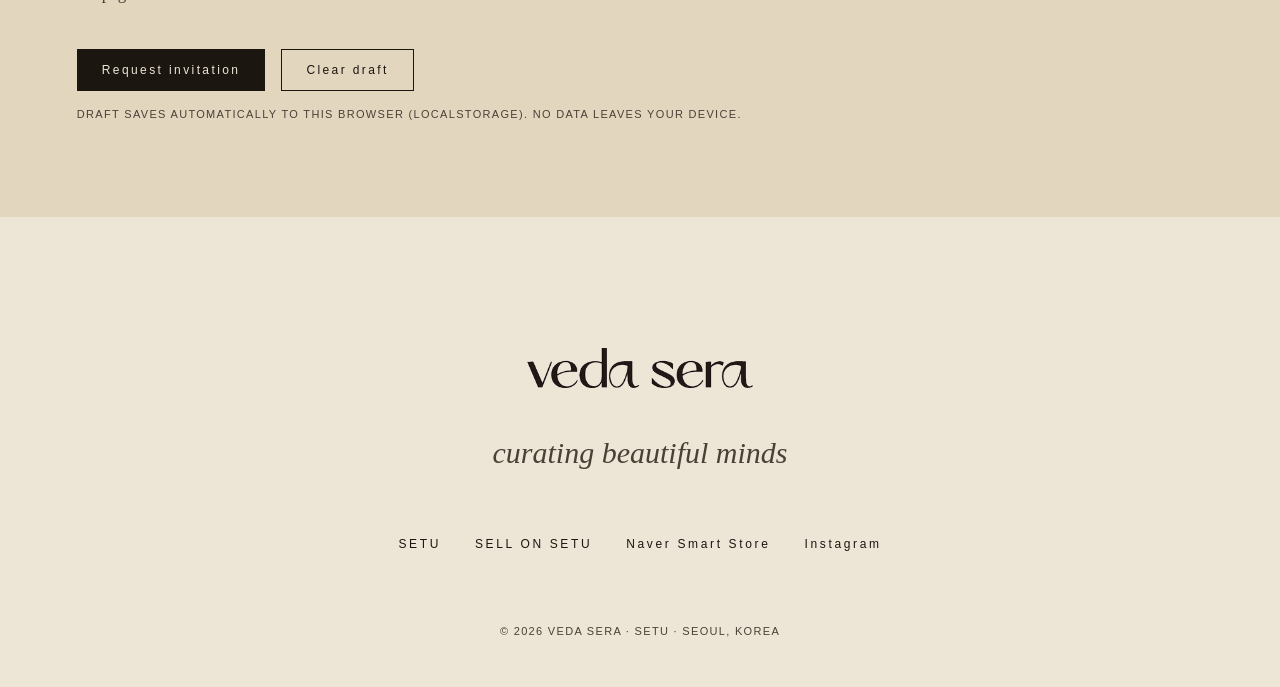
<file: sell.html>
<!doctype html>
<html lang="en">
<head>
<meta charset="utf-8">
<meta name="viewport" content="width=device-width,initial-scale=1">
<title>SETU — Sell on Setu · VEDA SERA</title>
<meta name="description" content="Setu seller onboarding — tell your brand story, upload your products, and get a catalog that AI agents can read. 0% platform fee, invite-only at launch.">
<link rel="stylesheet" href="style.css">
<link rel="icon" type="image/png" href="assets/logo-square.png">
<link rel="apple-touch-icon" href="assets/logo-square.png">
<script src="https://cdn.sheetjs.com/xlsx-0.20.3/package/dist/xlsx.full.min.js"></script>
<style>
  /* ---- sell.html page styles (site variables from style.css) ---- */
  .page-hero{padding:180px 6vw 70px;max-width:1560px;margin:0 auto}
  .page-hero h1{font-weight:400;font-size:clamp(46px,6vw,104px);line-height:1.0;letter-spacing:-.025em;margin:0 0 30px}
  .page-hero .lede{font-size:clamp(17px,1.5vw,20px);line-height:1.8;color:var(--ink-soft);max-width:640px;margin:0 0 22px}
  .honest-note{border:1px solid var(--line);padding:18px 22px;max-width:640px;font-size:15px;line-height:1.7;color:var(--ink-soft);background:var(--bone-2)}
  .honest-note b{font-family:var(--sans);font-size:11px;font-weight:500;letter-spacing:.22em;display:block;margin-bottom:6px;color:var(--ink)}
  .lang-toggle{display:flex;gap:0;border:1px solid var(--ink);margin-left:26px}
  .lang-toggle button{font-family:var(--sans);font-size:11px;font-weight:500;letter-spacing:.14em;padding:9px 14px;background:transparent;border:0;color:var(--ink);cursor:pointer}
  .lang-toggle button.active{background:var(--ink);color:var(--bone)}
  .site-header nav .lang-toggle button::after{display:none}

  .section{padding:9vh 6vw;max-width:1560px;margin:0 auto}
  .section.alt{background:var(--bone-2);max-width:none}
  .section.alt>.inner{max-width:1560px;margin:0 auto}
  .section h2{font-weight:400;font-size:clamp(36px,3.8vw,72px);line-height:1.05;letter-spacing:-.02em;margin:0 0 34px}
  .section .intro{font-size:17px;line-height:1.85;color:var(--ink-soft);max-width:620px;margin:0 0 40px}

  .steps{display:grid;grid-template-columns:repeat(3,1fr);gap:4vw;margin-bottom:56px}
  .step{border-top:1px solid var(--ink);padding-top:22px}
  .step b{font-family:var(--sans);font-size:11px;font-weight:500;letter-spacing:.24em;display:block;margin-bottom:14px;color:var(--ink-soft)}
  .step h3{font-weight:400;font-size:clamp(24px,2vw,32px);letter-spacing:-.01em;margin:0 0 12px}
  .step p{font-size:16px;line-height:1.75;color:var(--ink-soft);margin:0}
  .terms{border-bottom:1px solid var(--line)}
  .terms div{border-top:1px solid var(--line);padding:20px 0;display:grid;grid-template-columns:220px 1fr;gap:20px;align-items:baseline}
  .terms b{font-family:var(--sans);font-size:11px;font-weight:500;letter-spacing:.2em}
  .terms span{font-size:17px;line-height:1.7}

  .form-grid{display:grid;grid-template-columns:1fr 1fr;gap:30px 40px}
  .field{display:flex;flex-direction:column;gap:8px}
  .field.full{grid-column:1/-1}
  .field label{font-family:var(--sans);font-size:11px;font-weight:500;letter-spacing:.22em;color:var(--ink-soft)}
  .field label .kr{letter-spacing:.05em;opacity:.75}
  .field input,.field select,.field textarea{
    font-family:var(--serif);font-size:17px;color:var(--ink);
    background:transparent;border:1px solid var(--line);padding:13px 15px;width:100%;
  }
  .field textarea{min-height:110px;resize:vertical;line-height:1.65}
  .field input:focus,.field select:focus,.field textarea:focus{outline:none;border-color:var(--ink)}
  .field input.invalid{border-color:#a33b2e}

  .dropzone{
    border:1px dashed var(--ink-soft);padding:38px 24px;text-align:center;cursor:pointer;
    transition:background .25s;margin-bottom:18px;background:transparent;
  }
  .dropzone:hover,.dropzone.drag{background:var(--bone-2)}
  .dropzone p{margin:0 0 6px;font-size:18px}
  .dropzone small{font-family:var(--sans);font-size:11px;letter-spacing:.14em;color:var(--ink-soft)}
  .import-row{display:flex;gap:16px;flex-wrap:wrap;align-items:center;margin-bottom:10px}
  .import-status{font-size:15px;color:var(--ink-soft);margin:8px 0 30px;min-height:24px}
  .import-status.warn{color:#a33b2e}

  .btn{
    display:inline-block;font-family:var(--sans);font-size:12px;font-weight:500;letter-spacing:.2em;
    padding:13px 24px;border:1px solid var(--ink);background:transparent;color:var(--ink);cursor:pointer;
  }
  .btn:hover{background:var(--ink);color:var(--bone)}
  .btn.solid{background:var(--ink);color:var(--bone)}
  .btn.solid:hover{background:var(--noir)}
  .btn.small{padding:9px 16px;font-size:11px}
  .btn.light{border-color:var(--bone-on-noir);color:var(--bone-on-noir)}
  .btn.light:hover{background:var(--bone-on-noir);color:var(--noir)}

  .table-wrap{overflow-x:auto;border:1px solid var(--line)}
  table.products{border-collapse:collapse;width:100%;min-width:880px;background:transparent}
  table.products th{
    font-family:var(--sans);font-size:10px;font-weight:500;letter-spacing:.18em;text-align:left;
    padding:12px 10px;border-bottom:1px solid var(--ink);color:var(--ink-soft);white-space:nowrap;
  }
  table.products td{padding:8px 6px;border-bottom:1px solid var(--line);vertical-align:top}
  table.products input,table.products select,table.products textarea{
    font-family:var(--serif);font-size:15px;color:var(--ink);background:transparent;
    border:1px solid transparent;padding:8px;width:100%;min-width:90px;
  }
  table.products textarea{min-width:170px;min-height:38px;resize:vertical;line-height:1.5}
  table.products input:focus,table.products select:focus,table.products textarea:focus{outline:none;border-color:var(--line)}
  table.products input.price{text-align:right;min-width:100px}
  .row-del{font-family:var(--sans);font-size:10px;letter-spacing:.12em;border:1px solid var(--line);background:transparent;padding:8px 10px;cursor:pointer;color:var(--ink-soft);white-space:nowrap}
  .row-del:hover{border-color:#a33b2e;color:#a33b2e}
  .example-tag{font-family:var(--sans);font-size:9px;letter-spacing:.16em;border:1px solid var(--ink-soft);color:var(--ink-soft);padding:2px 6px;display:inline-block;margin-top:4px}

  .photos-grid{display:flex;gap:14px;flex-wrap:wrap;margin-top:16px}
  .photo-thumb{position:relative;width:110px}
  .photo-thumb img{width:110px;height:110px;object-fit:cover;border:1px solid var(--line)}
  .photo-thumb span{font-family:var(--sans);font-size:10px;letter-spacing:.1em;color:var(--ink-soft);display:block;margin-top:5px;text-align:center}
  .photo-thumb button{position:absolute;top:4px;right:4px;width:22px;height:22px;border:1px solid var(--line);background:var(--bone);cursor:pointer;font-size:13px;line-height:1;padding:0}

  .catalog-head{border-bottom:1px solid var(--ink);padding-bottom:26px;margin-bottom:40px}
  .catalog-head h3{font-weight:400;font-size:clamp(34px,3.4vw,58px);letter-spacing:-.02em;margin:0 0 8px}
  .catalog-head .cmeta{font-family:var(--sans);font-size:11px;letter-spacing:.2em;color:var(--ink-soft);margin:0 0 14px}
  .catalog-head .cstory{font-size:17px;line-height:1.8;color:var(--ink-soft);max-width:680px;margin:0}
  .catalog-grid{display:grid;grid-template-columns:repeat(auto-fill,minmax(250px,1fr));gap:34px}
  .cat-card .cimg{background:var(--bone-2);aspect-ratio:4/5;overflow:hidden;display:flex;align-items:center;justify-content:center}
  .section.alt .cat-card .cimg{background:var(--bone)}
  .cat-card .cimg img{width:100%;height:100%;object-fit:cover}
  .cat-card .cimg .noimg{font-family:var(--sans);font-size:10px;letter-spacing:.22em;color:var(--ink-soft)}
  .cat-card h4{font-weight:400;font-size:22px;letter-spacing:-.01em;margin:16px 0 2px;line-height:1.3}
  .cat-card .ckr{font-size:15px;color:var(--ink-soft);margin:0 0 8px}
  .cat-card .cprice{font-size:19px;margin:0 0 8px}
  .cat-card .cspec{font-size:14px;line-height:1.65;color:var(--ink-soft);margin:0}
  .empty-note{font-size:17px;color:var(--ink-soft)}

  .agent-box{background:var(--noir);color:var(--bone-on-noir);padding:44px}
  .agent-box h3{font-weight:400;font-size:clamp(26px,2.4vw,38px);margin:0 0 14px;letter-spacing:-.01em}
  .agent-box p{font-size:16px;line-height:1.8;opacity:.85;max-width:640px;margin:0 0 24px}
  .agent-box pre{
    background:#0c0906;border:1px solid var(--line-light);color:#d8cfba;
    font-family:Menlo,Consolas,monospace;font-size:12px;line-height:1.6;
    padding:18px;overflow:auto;max-height:300px;margin:0 0 22px;white-space:pre-wrap;word-break:break-word;
  }
  .agent-actions{display:flex;gap:14px;flex-wrap:wrap;align-items:center}
  .copy-ok{font-family:var(--sans);font-size:11px;letter-spacing:.14em;opacity:0;transition:opacity .3s}
  .copy-ok.show{opacity:.85}

  .fresh-badge{font-family:var(--sans);font-size:10px;font-weight:500;letter-spacing:.18em;padding:5px 10px;border:1px solid var(--ink);display:inline-block;vertical-align:middle}
  .fresh-badge.fresh{background:var(--ink);color:var(--bone)}
  .fresh-badge.aging{border-color:var(--ink-soft);color:var(--ink-soft)}
  .fresh-badge.stale{border-color:#a33b2e;color:#a33b2e}
  .fresh-line{font-family:var(--sans);font-size:11px;letter-spacing:.14em;color:var(--ink-soft);margin:0 0 16px;display:flex;gap:12px;align-items:center;flex-wrap:wrap}
  .agent-box .fresh-badge{border-color:var(--bone-on-noir);color:var(--bone-on-noir)}
  .agent-box .fresh-badge.fresh{background:var(--bone-on-noir);color:var(--noir)}
  .agent-box .fresh-badge.stale{border-color:#e08a7d;color:#e08a7d}
  .agent-box .fresh-line{color:var(--bone-on-noir);opacity:.85;margin:0 0 20px}

  .submit-row{display:flex;gap:16px;flex-wrap:wrap;align-items:center;margin-top:10px}
  .confirm{
    display:none;border:1px solid var(--ink);padding:28px;margin-top:34px;max-width:720px;background:var(--bone-2);
  }
  .confirm.show{display:block}
  .confirm h3{font-weight:400;font-size:28px;margin:0 0 12px}
  .confirm p{font-size:16px;line-height:1.8;color:var(--ink-soft);margin:0 0 10px}
  .draft-note{font-family:var(--sans);font-size:11px;letter-spacing:.12em;color:var(--ink-soft);margin-top:14px}

  @media(max-width:900px){
    .page-hero{padding:130px 24px 50px}
    .section{padding:8vh 24px}
    .steps{grid-template-columns:1fr;gap:30px}
    .form-grid{grid-template-columns:1fr}
    .terms div{grid-template-columns:1fr;gap:4px}
    .agent-box{padding:28px 20px}
    .lang-toggle{margin-left:12px}
    .site-header nav a:not(.shop-link){display:none}
  }
</style>
</head>
<body>

<header class="site-header" id="site-header">
  <a class="brand" href="index.html" aria-label="VEDA SERA home"><img src="assets/logo.png" alt="VEDA SERA"></a>
  <nav>
    <a href="index.html#origin">ORIGIN</a>
    <a href="index.html#craft">CRAFT</a>
    <a href="index.html#collection">COLLECTION</a>
    <a href="https://smartstore.naver.com/vedasera" target="_blank" rel="noopener" class="shop-link naver-shop"><svg class="naver-n" viewBox="0 0 24 24" width="22" height="22" aria-hidden="true" focusable="false"><rect width="24" height="24" rx="5" fill="#ffffff"/><path d="M7.2 17.4V6.6h2.5l4.6 6.6V6.6h2.5v10.8h-2.5l-4.6-6.6v6.6z" fill="#03C75A"/></svg>SHOP ON NAVER</a>
    <a href="setu.html" class="shop-link">SETU</a>
    <a href="sell.html" class="shop-link">SELL</a>
    <span class="lang-toggle" role="group" aria-label="Language">
      <button type="button" id="lang-en" class="active">EN</button>
      <button type="button" id="lang-ko">한국어</button>
    </span>
  </nav>
</header>

<main id="top">

  <!-- HERO -->
  <section class="page-hero">
    <p class="eyebrow" data-i18n="hero_eyebrow">SETU — SELLER ONBOARDING · 판매자 온보딩</p>
    <h1 data-i18n="hero_title">Sell where agents shop.</h1>
    <p class="lede" data-i18n="hero_sub">Setu is a marketplace built for the age of AI agents. Tell us your story, upload your products, and we build you a catalog that agents like Muse can read, search, and buy from — with your approval at every step.</p>
    <div class="honest-note">
      <b data-i18n="note_title">A WORKING PROTOTYPE</b>
      <span data-i18n="note_body">This page is a front-end prototype. Everything you type or upload stays in your browser on this device — nothing is sent to a server. Setu is invite-only during launch, so the button at the end simply records your draft locally.</span>
    </div>
  </section>

  <!-- HOW IT WORKS -->
  <section class="section" id="how">
    <p class="chapter-num" data-i18n="how_num">How it works</p>
    <h2 data-i18n="how_title">Three steps to an agent-readable store.</h2>
    <div class="steps">
      <div class="step">
        <b>STEP 01</b>
        <h3 data-i18n="step1_t">Tell your story</h3>
        <p data-i18n="step1_d">Share your brand in English and Korean — who you are, what you make, and why it matters. Agents recommend what they can understand.</p>
      </div>
      <div class="step">
        <b>STEP 02</b>
        <h3 data-i18n="step2_t">Upload your products</h3>
        <p data-i18n="step2_d">Drop in an Excel sheet of your products, or type them in one by one. Add photos. Edit everything until it sounds like you.</p>
      </div>
      <div class="step">
        <b>STEP 03</b>
        <h3 data-i18n="step3_t">Agents can find you</h3>
        <p data-i18n="step3_d">We publish your catalog as structured data that AI agents can read. When a customer asks their agent for a product like yours, you can be the answer.</p>
      </div>
    </div>
    <div class="terms">
      <div><b data-i18n="term1_k">PLATFORM FEE</b><span data-i18n="term1_v">0%. Setu takes no commission on your sales — sellers are our customers, not our inventory.</span></div>
      <div><b data-i18n="term2_k">PAYMENT COSTS</b><span data-i18n="term2_v">You pay only the actual payment-gateway pass-through cost, at cost, with no platform margin added.</span></div>
      <div><b data-i18n="term3_k">LAUNCH ACCESS</b><span data-i18n="term3_v">Invite-only during launch, beginning with wellness brands. Request an invitation below.</span></div>
      <div><b data-i18n="term4_k">YOUR APPROVAL</b><span data-i18n="term4_v">Nothing goes live without your approval. You see the exact catalog and price a buyer will see before anything is published.</span></div>
      <div><b data-i18n="term5_k">CATALOG FRESHNESS</b><span data-i18n="term5_v">Agents pull product information fastest from catalogs that are recently updated and precisely categorized — including a Google Product Category for every product. Setu's quality bar: keep your catalog fresh. Fresh within 7 days, Aging to 30 days, Stale beyond that — and stale catalogs rank lower for agents.</span></div>
    </div>
  </section>

  <!-- 01 BRAND -->
  <section class="section alt" id="brand">
    <div class="inner">
      <p class="chapter-num" data-i18n="brand_num">01 — Your brand</p>
      <h2 data-i18n="brand_title">Tell your story.</h2>
      <p class="intro" data-i18n="brand_intro">Write it the way you would tell a good customer. Both languages help: Korean for home, English for the agents and buyers who search across borders.</p>
      <div class="form-grid">
        <div class="field">
          <label for="b-nameEn" data-i18n="f_brand_en">BRAND NAME (ENGLISH)</label>
          <input id="b-nameEn" type="text" placeholder="Veda Sera" data-bind="nameEn">
        </div>
        <div class="field">
          <label for="b-nameKr" data-i18n="f_brand_kr">BRAND NAME (KOREAN) · 브랜드명</label>
          <input id="b-nameKr" type="text" placeholder="베다세라" data-bind="nameKr">
        </div>
        <div class="field">
          <label for="b-category" data-i18n="f_category">CATEGORY</label>
          <select id="b-category" data-bind="category">
            <option value="Wellness" data-i18n="cat_wellness">Wellness</option>
            <option value="Beauty" data-i18n="cat_beauty">Beauty</option>
            <option value="Food" data-i18n="cat_food">Food</option>
            <option value="Home" data-i18n="cat_home">Home</option>
            <option value="Fashion" data-i18n="cat_fashion">Fashion</option>
            <option value="Other" data-i18n="cat_other">Other</option>
          </select>
        </div>
        <div class="field">
          <label for="b-country" data-i18n="f_country">COUNTRY</label>
          <input id="b-country" type="text" placeholder="South Korea" data-bind="country">
        </div>
        <div class="field">
          <label for="b-email" data-i18n="f_email">CONTACT EMAIL</label>
          <input id="b-email" type="email" placeholder="you@yourbrand.com" data-bind="email">
        </div>
        <div class="field">
          <label for="b-website" data-i18n="f_website">WEBSITE / SMART STORE URL</label>
          <input id="b-website" type="url" placeholder="https://smartstore.naver.com/yourbrand" data-bind="website">
        </div>
        <div class="field full">
          <label for="b-storyEn" data-i18n="f_story_en">BRAND STORY (ENGLISH)</label>
          <textarea id="b-storyEn" data-bind="storyEn" placeholder="We make handwoven cotton yoga mats on traditional handlooms…"></textarea>
        </div>
        <div class="field full">
          <label for="b-storyKr" data-i18n="f_story_kr">BRAND STORY (KOREAN) · 브랜드 스토리</label>
          <textarea id="b-storyKr" data-bind="storyKr" placeholder="전통 직조기로 손수 짠 100% 면 요가매트를 만듭니다…"></textarea>
        </div>
      </div>
    </div>
  </section>

  <!-- 02 PRODUCTS -->
  <section class="section" id="products">
    <p class="chapter-num" data-i18n="prod_num">02 — Your products</p>
    <h2 data-i18n="prod_title">Upload your products.</h2>
    <p class="intro" data-i18n="prod_intro">Bring a spreadsheet if you have one — we read the first sheet and match columns named in English or Korean (상품명, 가격, 소재, 사이즈, 카테고리, 설명…). Give every product a precise Google Product Category — it is how agents place your product in the right shelf. Or skip the file and type products straight into the table.</p>

    <div class="dropzone" id="dropzone" tabindex="0" role="button" aria-label="Upload product spreadsheet">
      <p data-i18n="dz_text">Drop your Excel or CSV file here, or click to choose</p>
      <small data-i18n="dz_hint">.XLSX · .XLS · .CSV — FIRST SHEET ONLY</small>
    </div>
    <input type="file" id="sheet-input" accept=".xlsx,.xls,.csv" hidden>
    <div class="import-row">
      <button type="button" class="btn small" id="sample-btn" data-i18n="sample_btn">Download sample CSV template</button>
      <button type="button" class="btn small" id="add-row-btn" data-i18n="add_row">Add a product row</button>
    </div>
    <p class="import-status" id="import-status"></p>

    <div class="table-wrap">
      <table class="products" aria-label="Products">
        <thead>
          <tr>
            <th data-i18n="th_name_en">NAME (EN)</th>
            <th data-i18n="th_name_kr">NAME (KR)</th>
            <th data-i18n="th_price">PRICE (KRW)</th>
            <th data-i18n="th_material">MATERIAL</th>
            <th data-i18n="th_size">SIZE</th>
            <th data-i18n="th_gpc">GOOGLE PRODUCT CATEGORY</th>
            <th data-i18n="th_photo">PHOTO</th>
            <th data-i18n="th_desc">DESCRIPTION</th>
            <th></th>
          </tr>
        </thead>
        <tbody id="product-rows"></tbody>
      </table>
    </div>

    <datalist id="gpc-list">
      <option value="Sporting Goods > Exercise & Fitness > Yoga > Yoga Mats"></option>
      <option value="Sporting Goods > Exercise & Fitness > Yoga > Yoga Blocks & Props"></option>
      <option value="Sporting Goods > Exercise & Fitness > Fitness Accessories"></option>
      <option value="Health & Beauty > Personal Care > Cosmetics > Skin Care"></option>
      <option value="Health & Beauty > Personal Care"></option>
      <option value="Home & Garden > Linens"></option>
      <option value="Home & Garden > Decor"></option>
      <option value="Apparel & Accessories > Clothing > Activewear"></option>
      <option value="Food, Beverages & Tobacco > Food Items"></option>
    </datalist>

    <h3 style="font-weight:400;font-size:26px;margin:48px 0 4px" data-i18n="photos_title">Photos</h3>
    <p class="intro" style="margin-bottom:14px" data-i18n="photos_hint">Upload product or brand photos, then assign a photo to each product in the table above. Photos stay in your browser — in the live Setu they would be uploaded with your catalog.</p>
    <button type="button" class="btn small" id="photo-btn" data-i18n="photo_btn">Choose photos</button>
    <input type="file" id="photo-input" accept="image/*" multiple hidden>
    <div class="photos-grid" id="photos-grid"></div>
  </section>

  <!-- 03 CATALOG PREVIEW -->
  <section class="section alt" id="preview">
    <div class="inner">
      <p class="chapter-num" data-i18n="preview_num">03 — Your catalog</p>
      <h2 data-i18n="preview_title">This is the catalog we build for you.</h2>
      <div id="catalog-preview"></div>
    </div>
  </section>

  <!-- 04 AGENT DATA -->
  <section class="section" id="agent">
    <p class="chapter-num" data-i18n="agent_num">04 — Agent-readable</p>
    <h2 data-i18n="agent_title">Built for agents to read.</h2>
    <div class="agent-box">
      <h3 data-i18n="agent_h">Structured data, published with your catalog</h3>
      <p data-i18n="agent_desc">Your catalog is published as schema.org structured data (JSON-LD). That is the format AI agents like Muse read to find, compare, and buy products — no screen-scraping, no guessing. This panel updates live as you type.</p>
      <p class="fresh-line"><span id="agent-fresh-badge"></span><span id="agent-fresh-date"></span></p>
      <pre id="json-preview" aria-label="Catalog JSON preview"></pre>
      <div class="agent-actions">
        <button type="button" class="btn light" id="download-json" data-i18n="dl_json">Download catalog.json</button>
        <button type="button" class="btn light" id="copy-json" data-i18n="copy_json">Copy JSON</button>
        <span class="copy-ok" id="copy-ok" data-i18n="copied">Copied</span>
      </div>
    </div>
  </section>

  <!-- 05 REQUEST INVITATION -->
  <section class="section alt" id="join">
    <div class="inner">
      <p class="chapter-num" data-i18n="join_num">05 — Join Setu</p>
      <h2 data-i18n="join_title">Request an invitation.</h2>
      <p class="intro" data-i18n="join_intro">Setu launches invite-only, beginning with wellness. Tell us who you are above, then request your invitation. Your draft is saved in this browser as you work, so you can close the page and come back to it.</p>
      <div class="submit-row">
        <button type="button" class="btn solid" id="submit-btn" data-i18n="submit_btn">Request invitation</button>
        <button type="button" class="btn" id="clear-btn" data-i18n="clear_btn">Clear draft</button>
      </div>
      <p class="draft-note" data-i18n="draft_note">DRAFT SAVES AUTOMATICALLY TO THIS BROWSER (LOCALSTORAGE). NO DATA LEAVES YOUR DEVICE.</p>
      <div class="confirm" id="confirm-box" role="status">
        <h3 data-i18n="confirm_title">Draft saved — here is the honest part.</h3>
        <p data-i18n="confirm_body">This prototype has no server behind it, so your request has not been sent anywhere: your brand, products, and photos are stored only in this browser on this device. In the live Setu, this button sends your catalog draft to our team for an invitation review — and nothing would go on sale without your approval.</p>
        <p id="confirm-summary"></p>
      </div>
    </div>
  </section>

</main>

<footer>
  <p class="foot-mark"><img src="assets/logo.png" alt="Veda Sera"></p>
  <p class="foot-line">curating beautiful minds</p>
  <nav>
    <a href="setu.html">SETU</a>
    <a href="sell.html">SELL ON SETU</a>
    <a href="https://smartstore.naver.com/vedasera" target="_blank" rel="noopener">Naver Smart Store</a>
    <a href="https://www.instagram.com/veda.sera" target="_blank" rel="noopener">Instagram</a>
  </nav>
  <small>© 2026 VEDA SERA · SETU · SEOUL, KOREA</small>
</footer>

<script type="application/ld+json" id="catalog-jsonld">{}</script>
<script>
"use strict";

/* ================= i18n ================= */
var I18N = {
  en: {
    hero_eyebrow: "SETU — SELLER ONBOARDING · 판매자 온보딩",
    hero_title: "Sell where agents shop.",
    hero_sub: "Setu is a marketplace built for the age of AI agents. Tell us your story, upload your products, and we build you a catalog that agents like Muse can read, search, and buy from — with your approval at every step.",
    note_title: "A WORKING PROTOTYPE",
    note_body: "This page is a front-end prototype. Everything you type or upload stays in your browser on this device — nothing is sent to a server. Setu is invite-only during launch, so the button at the end simply records your draft locally.",
    how_num: "How it works",
    how_title: "Three steps to an agent-readable store.",
    step1_t: "Tell your story",
    step1_d: "Share your brand in English and Korean — who you are, what you make, and why it matters. Agents recommend what they can understand.",
    step2_t: "Upload your products",
    step2_d: "Drop in an Excel sheet of your products, or type them in one by one. Add photos. Edit everything until it sounds like you.",
    step3_t: "Agents can find you",
    step3_d: "We publish your catalog as structured data that AI agents can read. When a customer asks their agent for a product like yours, you can be the answer.",
    term1_k: "PLATFORM FEE", term1_v: "0%. Setu takes no commission on your sales — sellers are our customers, not our inventory.",
    term2_k: "PAYMENT COSTS", term2_v: "You pay only the actual payment-gateway pass-through cost, at cost, with no platform margin added.",
    term3_k: "LAUNCH ACCESS", term3_v: "Invite-only during launch, beginning with wellness brands. Request an invitation below.",
    term4_k: "YOUR APPROVAL", term4_v: "Nothing goes live without your approval. You see the exact catalog and price a buyer will see before anything is published.",
    term5_k: "CATALOG FRESHNESS", term5_v: "Agents pull product information fastest from catalogs that are recently updated and precisely categorized — including a Google Product Category for every product. Setu's quality bar: keep your catalog fresh. Fresh within 7 days, Aging to 30 days, Stale beyond that — and stale catalogs rank lower for agents.",
    brand_num: "01 — Your brand",
    brand_title: "Tell your story.",
    brand_intro: "Write it the way you would tell a good customer. Both languages help: Korean for home, English for the agents and buyers who search across borders.",
    f_brand_en: "BRAND NAME (ENGLISH)",
    f_brand_kr: "BRAND NAME (KOREAN) · 브랜드명",
    f_category: "CATEGORY",
    f_country: "COUNTRY",
    f_email: "CONTACT EMAIL",
    f_website: "WEBSITE / SMART STORE URL",
    f_story_en: "BRAND STORY (ENGLISH)",
    f_story_kr: "BRAND STORY (KOREAN) · 브랜드 스토리",
    cat_wellness: "Wellness", cat_beauty: "Beauty", cat_food: "Food", cat_home: "Home", cat_fashion: "Fashion", cat_other: "Other",
    prod_num: "02 — Your products",
    prod_title: "Upload your products.",
    prod_intro: "Bring a spreadsheet if you have one — we read the first sheet and match columns named in English or Korean (상품명, 가격, 소재, 사이즈, 카테고리, 설명…). Give every product a precise Google Product Category — it is how agents place your product in the right shelf. Or skip the file and type products straight into the table.",
    dz_text: "Drop your Excel or CSV file here, or click to choose",
    dz_hint: ".XLSX · .XLS · .CSV — FIRST SHEET ONLY",
    sample_btn: "Download sample CSV template",
    add_row: "Add a product row",
    th_name_en: "NAME (EN)", th_name_kr: "NAME (KR)", th_price: "PRICE (KRW)", th_material: "MATERIAL",
    th_size: "SIZE", th_gpc: "GOOGLE PRODUCT CATEGORY", th_photo: "PHOTO", th_desc: "DESCRIPTION",
    fresh_fresh: "FRESH", fresh_aging: "AGING", fresh_stale: "STALE",
    fresh_updated: "LAST UPDATED",
    photos_title: "Photos",
    photos_hint: "Upload product or brand photos, then assign a photo to each product in the table above. Photos stay in your browser — in the live Setu they would be uploaded with your catalog.",
    photo_btn: "Choose photos",
    preview_num: "03 — Your catalog",
    preview_title: "This is the catalog we build for you.",
    agent_num: "04 — Agent-readable",
    agent_title: "Built for agents to read.",
    agent_h: "Structured data, published with your catalog",
    agent_desc: "Your catalog is published as schema.org structured data (JSON-LD). That is the format AI agents like Muse read to find, compare, and buy products — no screen-scraping, no guessing. This panel updates live as you type.",
    dl_json: "Download catalog.json",
    copy_json: "Copy JSON",
    copied: "Copied",
    join_num: "05 — Join Setu",
    join_title: "Request an invitation.",
    join_intro: "Setu launches invite-only, beginning with wellness. Tell us who you are above, then request your invitation. Your draft is saved in this browser as you work, so you can close the page and come back to it.",
    submit_btn: "Request invitation",
    clear_btn: "Clear draft",
    draft_note: "DRAFT SAVES AUTOMATICALLY TO THIS BROWSER (LOCALSTORAGE). NO DATA LEAVES YOUR DEVICE.",
    confirm_title: "Draft saved — here is the honest part.",
    confirm_body: "This prototype has no server behind it, so your request has not been sent anywhere: your brand, products, and photos are stored only in this browser on this device. In the live Setu, this button sends your catalog draft to our team for an invitation review — and nothing would go on sale without your approval.",
    no_photo: "NO PHOTO YET",
    no_photo_opt: "No photo",
    photo_n: "Photo",
    delete_row: "Delete",
    example_tag: "EXAMPLE — DELETE ME",
    example_desc: "Example row — delete it and add your own products.",
    untitled_brand: "Your brand",
    untitled_product: "Untitled product",
    imported: "Imported {n} product(s) from your file. Check the rows below and edit anything that landed in the wrong column.",
    import_none: "We could not find product rows in that file. Check that the first sheet has a header row, or use the sample CSV template.",
    import_fail: "That file could not be read. Try an .xlsx, .xls, or .csv file, or type products into the table directly.",
    xlsx_missing: "The Excel library could not be loaded (the CDN may be unreachable), so spreadsheet import is unavailable right now. You can still type products into the table, or try again on a different connection.",
    photos_skipped: "Some photos were too large to keep in the browser draft and were not saved.",
    confirm_summary: "Draft on this device: {brand} — {n} product(s), {p} photo(s).",
    email_needed: "Please add a valid contact email above so we know who the invitation is for."
  },
  ko: {
    hero_eyebrow: "SETU — 판매자 온보딩 · SELLER ONBOARDING",
    hero_title: "에이전트가 쇼핑하는 곳에서 판매하세요.",
    hero_sub: "Setu는 AI 에이전트 시대를 위해 만든 마켓플레이스입니다. 브랜드 이야기를 들려주시고 상품을 올려주시면, Claude 같은 에이전트가 읽고, 찾고, 구매할 수 있는 카탈로그를 만들어 드립니다. 모든 단계에서 판매자의 승인을 받습니다.",
    note_title: "작동하는 프로토타입입니다",
    note_body: "이 페이지는 프론트엔드 프로토타입입니다. 입력하거나 업로드한 모든 내용은 이 기기의 브라우저 안에만 머물고, 서버로 전송되지 않습니다. Setu는 출시 기간 동안 초대제로 운영되므로, 마지막 버튼은 초안을 이 브라우저에 저장만 합니다.",
    how_num: "이용 방법",
    how_title: "에이전트가 읽을 수 있는 상점까지, 세 단계.",
    step1_t: "이야기를 들려주세요",
    step1_d: "어떤 브랜드인지, 무엇을 만드는지, 왜 만드는지를 영어와 한국어로 알려주세요. 에이전트는 이해할 수 있는 것을 추천합니다.",
    step2_t: "상품을 올려주세요",
    step2_d: "상품 엑셀 파일을 끌어다 놓거나, 표에 하나씩 직접 입력하세요. 사진을 더하고, 내 브랜드답게 다듬어 주세요.",
    step3_t: "에이전트가 찾아옵니다",
    step3_d: "카탈로그를 AI 에이전트가 읽을 수 있는 구조화 데이터로 발행합니다. 고객이 에이전트에게 당신의 상품 같은 것을 물으면, 당신이 그 답이 될 수 있습니다.",
    term1_k: "플랫폼 수수료", term1_v: "0%. Setu는 판매에 대한 수수료를 받지 않습니다. 판매자는 우리의 고객이지, 재고가 아닙니다.",
    term2_k: "결제 비용", term2_v: "실제 결제대행(PG) 통과 비용만, 원가 그대로 부담하시면 됩니다. 플랫폼 마진은 붙지 않습니다.",
    term3_k: "출시 접근", term3_v: "출시 기간에는 초대제로 운영되며, 웰니스 브랜드부터 시작합니다. 아래에서 초대를 신청하세요.",
    term4_k: "판매자 승인", term4_v: "판매자의 승인 없이는 아무것도 공개되지 않습니다. 발행 전에 구매자가 보게 될 카탈로그와 가격을 정확히 확인하실 수 있습니다.",
    term5_k: "카탈로그 최신성", term5_v: "에이전트는 최근에 업데이트되고 정확하게 분류된 카탈로그에서 상품 정보를 가장 빠르게 가져옵니다. 상품마다 구글 상품 카테고리까지 포함해서요. Setu의 품질 기준은 이렇습니다. 카탈로그를 늘 최신으로 유지하세요. 7일 이내는 최신, 30일까지는 갱신 필요, 그보다 오래되면 오래된 카탈로그로 표시되고, 오래된 카탈로그는 에이전트에게 더 낮게 노출됩니다.",
    brand_num: "01 — 브랜드 소개",
    brand_title: "이야기를 들려주세요.",
    brand_intro: "좋은 고객에게 설명하듯 써 주세요. 두 언어가 모두 도움이 됩니다. 한국어는 국내 고객에게, 영어는 국경을 넘어 검색하는 에이전트와 구매자에게 닿습니다.",
    f_brand_en: "브랜드명 (영어)",
    f_brand_kr: "브랜드명 (한국어) · BRAND NAME (KOREAN)",
    f_category: "카테고리",
    f_country: "국가",
    f_email: "연락 이메일",
    f_website: "웹사이트 / 스마트스토어 URL",
    f_story_en: "브랜드 스토리 (영어)",
    f_story_kr: "브랜드 스토리 (한국어) · BRAND STORY (KOREAN)",
    cat_wellness: "웰니스", cat_beauty: "뷰티", cat_food: "식품", cat_home: "리빙/홈", cat_fashion: "패션", cat_other: "기타",
    prod_num: "02 — 상품 등록",
    prod_title: "상품을 올려주세요.",
    prod_intro: "스프레드시트가 있으면 그대로 가져오세요. 첫 번째 시트를 읽고, 영어 또는 한국어 열 이름(상품명, 가격, 소재, 사이즈, 카테고리, 설명…)을 자동으로 맞춥니다. 상품마다 정확한 구글 상품 카테고리를 넣어 주세요. 에이전트가 상품을 올바른 자리에 놓는 기준입니다. 파일이 없으면 표에 직접 입력하셔도 됩니다.",
    dz_text: "엑셀 또는 CSV 파일을 여기에 끌어다 놓거나, 클릭해서 선택하세요",
    dz_hint: ".XLSX · .XLS · .CSV — 첫 번째 시트만 읽습니다",
    sample_btn: "샘플 CSV 양식 다운로드",
    add_row: "상품 행 추가",
    th_name_en: "상품명 (영어)", th_name_kr: "상품명 (한국어)", th_price: "가격 (원)", th_material: "소재",
    th_size: "사이즈", th_gpc: "구글 상품 카테고리", th_photo: "사진", th_desc: "설명",
    fresh_fresh: "최신", fresh_aging: "갱신 필요", fresh_stale: "오래됨",
    fresh_updated: "마지막 업데이트",
    photos_title: "사진",
    photos_hint: "상품 또는 브랜드 사진을 올린 뒤, 위 표에서 상품마다 사진을 지정하세요. 사진은 브라우저 안에만 머뭅니다. 실제 Setu에서는 카탈로그와 함께 업로드됩니다.",
    photo_btn: "사진 선택",
    preview_num: "03 — 카탈로그 미리보기",
    preview_title: "우리가 만들어 드릴 카탈로그입니다.",
    agent_num: "04 — 에이전트용 데이터",
    agent_title: "에이전트가 읽을 수 있게 만들었습니다.",
    agent_h: "카탈로그와 함께 발행되는 구조화 데이터",
    agent_desc: "카탈로그는 schema.org 구조화 데이터(JSON-LD)로 발행됩니다. Claude 같은 AI 에이전트가 상품을 찾고, 비교하고, 구매할 때 읽는 형식입니다. 화면을 긁어오거나 추측할 필요가 없습니다. 이 패널은 입력하는 대로 실시간으로 바뀝니다.",
    dl_json: "catalog.json 다운로드",
    copy_json: "JSON 복사",
    copied: "복사됨",
    join_num: "05 — Setu 합류",
    join_title: "초대를 신청하세요.",
    join_intro: "Setu는 초대제로 시작하며, 웰니스부터 문을 엽니다. 위에 정보를 입력하신 뒤 초대를 신청하세요. 작업 중인 초안은 이 브라우저에 자동 저장되므로, 페이지를 닫았다가 다시 와도 이어서 쓸 수 있습니다.",
    submit_btn: "초대 신청하기",
    clear_btn: "초안 지우기",
    draft_note: "초안은 이 브라우저(로컬스토리지)에 자동 저장됩니다. 어떤 데이터도 기기를 떠나지 않습니다.",
    confirm_title: "초안이 저장됐습니다. 솔직한 부분을 알려드릴게요.",
    confirm_body: "이 프로토타입에는 서버가 없습니다. 그래서 신청은 어디에도 전송되지 않았고, 브랜드와 상품, 사진은 이 기기의 브라우저에만 저장되어 있습니다. 실제 Setu에서는 이 버튼이 카탈로그 초안을 초대 심사팀에 보내며, 판매자의 승인 없이 상품이 판매되는 일은 없습니다.",
    no_photo: "사진 없음",
    no_photo_opt: "사진 없음",
    photo_n: "사진",
    delete_row: "삭제",
    example_tag: "예시 — 지워주세요",
    example_desc: "예시 행입니다. 지우고 내 상품을 추가하세요.",
    untitled_brand: "내 브랜드",
    untitled_product: "이름 없는 상품",
    imported: "파일에서 상품 {n}개를 불러왔습니다. 아래 행을 확인하고, 열이 잘못 들어간 부분이 있으면 고쳐 주세요.",
    import_none: "그 파일에서 상품 행을 찾지 못했습니다. 첫 번째 시트에 헤더 행이 있는지 확인하거나, 샘플 CSV 양식을 사용해 보세요.",
    import_fail: "그 파일을 읽지 못했습니다. .xlsx, .xls, .csv 파일을 시도하거나, 표에 직접 입력해 주세요.",
    xlsx_missing: "엑셀 라이브러리를 불러오지 못했습니다(CDN에 닿지 않을 수 있습니다). 지금은 스프레드시트 가져오기를 쓸 수 없습니다. 표에 직접 입력하거나, 다른 연결에서 다시 시도해 주세요.",
    photos_skipped: "일부 사진은 브라우저 초안에 담기엔 너무 커서 저장되지 않았습니다.",
    confirm_summary: "이 기기의 초안: {brand} — 상품 {n}개, 사진 {p}장.",
    email_needed: "초대를 받을 분을 알 수 있도록, 위에 유효한 연락 이메일을 입력해 주세요."
  }
};
function t(key) {
  var d = I18N[state.lang] || I18N.en;
  return d[key] || I18N.en[key] || key;
}

/* ================= state ================= */
var LS_KEY = "setu-sell-draft-v1";
var state = {
  lang: "en",
  brand: { nameEn: "", nameKr: "", category: "Wellness", country: "", email: "", storyEn: "", storyKr: "", website: "" },
  products: [],
  photos: [],
  lastUpdated: new Date().toISOString()
};
function exampleProduct() {
  return {
    nameEn: "Handwoven Cotton Yoga Mat — Forest Green",
    nameKr: "핸드우븐 코튼 요가매트 — 포레스트 그린",
    price: 198000,
    material: "100% cotton, handwoven",
    size: "61 × 188 cm × 8 mm",
    googleCategory: "Sporting Goods > Exercise & Fitness > Yoga > Yoga Mats",
    desc: "Example row — delete it and add your own products.",
    sku: "VS-FG-001", stock: "80", photo: -1, example: true
  };
}
function blankProduct() {
  return { nameEn: "", nameKr: "", price: "", material: "", size: "", googleCategory: "", desc: "", sku: "", stock: "", photo: -1, example: false };
}
state.products = [exampleProduct()];

/* ================= helpers ================= */
function $(id) { return document.getElementById(id); }
function esc(s) {
  return String(s == null ? "" : s).replace(/[&<>"']/g, function (c) {
    return { "&": "&amp;", "<": "&lt;", ">": "&gt;", '"': "&quot;", "'": "&#39;" }[c];
  });
}
function fmtPrice(v) {
  var n = parseFloat(String(v).replace(/[^0-9.]/g, ""));
  if (isNaN(n) || n <= 0) return "";
  return "₩" + Math.round(n).toLocaleString("ko-KR");
}
var saveTimer = null;
function saveDraft() {
  clearTimeout(saveTimer);
  saveTimer = setTimeout(function () {
    try {
      localStorage.setItem(LS_KEY, JSON.stringify(state));
    } catch (e) {
      /* storage full (usually photos) — retry without photos */
      try {
        var slim = { lang: state.lang, brand: state.brand, products: state.products, photos: [], lastUpdated: state.lastUpdated };
        localStorage.setItem(LS_KEY, JSON.stringify(slim));
        if (state.photos.length) setStatus(t("photos_skipped"), true);
      } catch (e2) { /* draft simply will not persist */ }
    }
  }, 250);
}
function setStatus(msg, warn) {
  var el = $("import-status");
  el.textContent = msg || "";
  el.className = "import-status" + (warn ? " warn" : "");
}

/* ================= catalog / JSON-LD ================= */
function buildCatalog() {
  var b = state.brand;
  var brandName = b.nameEn || b.nameKr || "Untitled brand";
  var items = [];
  state.products.forEach(function (p, i) {
    var name = p.nameEn || p.nameKr;
    if (!name && !p.price && !p.desc) return;
    var prod = {
      "@type": "Product",
      "name": name || "Untitled product",
      "brand": { "@type": "Brand", "name": brandName }
    };
    if (p.nameEn && p.nameKr) prod.alternateName = p.nameKr;
    if (p.sku) prod.sku = p.sku;
    if (p.material) prod.material = p.material;
    if (p.googleCategory) { prod.category = p.googleCategory; prod.google_product_category = p.googleCategory; }
    if (state.lastUpdated) prod.dateModified = state.lastUpdated;
    if (p.desc && !p.example) prod.description = p.desc;
    if (p.size) prod.additionalProperty = [{ "@type": "PropertyValue", "name": "size", "value": p.size }];
    var price = parseFloat(String(p.price).replace(/[^0-9.]/g, ""));
    if (!isNaN(price) && price > 0) {
      var offer = { "@type": "Offer", "priceCurrency": "KRW", "price": Math.round(price), "availability": "https://schema.org/InStock" };
      if (p.stock !== "" && p.stock != null && !isNaN(parseFloat(p.stock)) && parseFloat(p.stock) <= 0) {
        offer.availability = "https://schema.org/OutOfStock";
      }
      if (b.website) offer.url = b.website;
      prod.offers = offer;
    }
    items.push({ "@type": "ListItem", "position": items.length + 1, "item": prod });
  });
  var org = { "@type": "Organization", "name": brandName };
  if (b.nameKr && b.nameEn) org.alternateName = b.nameKr;
  if (b.website) org.url = b.website;
  if (b.email) org.email = b.email;
  if (b.storyEn) org.description = b.storyEn;
  if (b.country) org.address = { "@type": "PostalAddress", "addressCountry": b.country };
  if (state.lastUpdated) org.dateModified = state.lastUpdated;
  var list = { "@type": "ItemList", "name": brandName + " — Setu catalog", "itemListElement": items };
  if (state.lastUpdated) list.dateModified = state.lastUpdated;
  return {
    "@context": "https://schema.org",
    "@graph": [org, list]
  };
}
function buildExport() {
  var cat = buildCatalog();
  var out = { "lastUpdated": state.lastUpdated || new Date().toISOString() };
  Object.keys(cat).forEach(function (k) { out[k] = cat[k]; });
  return out;
}
function renderJSON() {
  var catalog = buildCatalog();
  var json = JSON.stringify(catalog, null, 2);
  $("catalog-jsonld").textContent = json;
  var preview = json.length > 2200 ? json.slice(0, 2200) + "\n  … (truncated — download for the full file)" : json;
  $("json-preview").textContent = preview;
  return json;
}

/* ================= freshness ================= */
function freshnessInfo() {
  var ts = state.lastUpdated ? Date.parse(state.lastUpdated) : NaN;
  if (isNaN(ts)) ts = Date.now();
  var days = Math.floor((Date.now() - ts) / 86400000);
  var band = days <= 7 ? "fresh" : (days <= 30 ? "aging" : "stale");
  return { ts: ts, days: days, band: band };
}
function freshDateStr(ts) {
  return new Date(ts).toLocaleDateString(state.lang === "ko" ? "ko-KR" : "en-US",
    { year: "numeric", month: "short", day: "numeric" });
}
function freshBadgeHTML() {
  var f = freshnessInfo();
  return '<span class="fresh-badge ' + f.band + '">' + esc(t("fresh_" + f.band)) + "</span>" +
    "<span>" + esc(t("fresh_updated")) + " · " + esc(freshDateStr(f.ts)) + "</span>";
}
function renderFreshness() {
  var badgeEl = $("agent-fresh-badge");
  var dateEl = $("agent-fresh-date");
  if (badgeEl && dateEl) {
    var f = freshnessInfo();
    badgeEl.innerHTML = '<span class="fresh-badge ' + f.band + '">' + esc(t("fresh_" + f.band)) + "</span>";
    dateEl.textContent = t("fresh_updated") + " · " + freshDateStr(f.ts);
  }
}

/* ================= catalog preview ================= */
function renderPreview() {
  var b = state.brand;
  var name = b.nameEn || b.nameKr || t("untitled_brand");
  var meta = [b.category, b.country].filter(Boolean).join(" · ").toUpperCase();
  var story = b.storyEn || b.storyKr || "";
  var html = '<div class="catalog-head"><p class="cmeta">' + esc(meta || "SETU CATALOG") + "</p>" +
    '<p class="fresh-line">' + freshBadgeHTML() + "</p>" +
    "<h3>" + esc(name) + "</h3>" +
    (b.nameKr && b.nameEn ? '<p class="cmeta">' + esc(b.nameKr) + "</p>" : "") +
    (story ? '<p class="cstory">' + esc(story) + "</p>" : "") + "</div>";
  var visible = state.products.filter(function (p) { return p.nameEn || p.nameKr || p.price || p.desc; });
  if (!visible.length) {
    html += '<p class="empty-note">' + esc(t("untitled_product")) + " — " + esc(t("prod_title")) + "</p>";
  } else {
    html += '<div class="catalog-grid">';
    state.products.forEach(function (p) {
      if (!p.nameEn && !p.nameKr && !p.price && !p.desc) return;
      var img = (p.photo >= 0 && state.photos[p.photo]) ? state.photos[p.photo] : null;
      html += '<article class="cat-card"><div class="cimg">' +
        (img ? '<img src="' + img + '" alt="">' : '<span class="noimg">' + esc(t("no_photo")) + "</span>") +
        "</div>" +
        "<h4>" + esc(p.nameEn || p.nameKr || t("untitled_product")) + "</h4>" +
        (p.nameKr && p.nameEn ? '<p class="ckr">' + esc(p.nameKr) + "</p>" : "") +
        (fmtPrice(p.price) ? '<p class="cprice">' + esc(fmtPrice(p.price)) + "</p>" : "") +
        '<p class="cspec">' + [p.material, p.size].filter(Boolean).map(esc).join(" · ") + "</p>" +
        (p.googleCategory ? '<p class="cspec">' + esc(p.googleCategory) + "</p>" : "") +
        (p.desc && !p.example ? '<p class="cspec">' + esc(p.desc) + "</p>" : "") +
        (p.example ? '<span class="example-tag">' + esc(t("example_tag")) + "</span>" : "") +
        "</article>";
    });
    html += "</div>";
  }
  $("catalog-preview").innerHTML = html;
}
function refresh() {
  state.lastUpdated = new Date().toISOString();
  renderPreview(); renderJSON(); renderFreshness(); saveDraft();
}

/* ================= product table ================= */
function photoOptions(selected) {
  var html = '<option value="-1">' + esc(t("no_photo_opt")) + "</option>";
  state.photos.forEach(function (_, i) {
    html += '<option value="' + i + '"' + (selected === i ? " selected" : "") + ">" + esc(t("photo_n")) + " " + (i + 1) + "</option>";
  });
  return html;
}
function renderTable() {
  var tbody = $("product-rows");
  tbody.innerHTML = "";
  state.products.forEach(function (p, idx) {
    var tr = document.createElement("tr");
    function cell(field, opts) {
      opts = opts || {};
      var td = document.createElement("td");
      var el;
      if (opts.area) { el = document.createElement("textarea"); }
      else if (opts.select) { el = document.createElement("select"); el.innerHTML = photoOptions(p.photo); }
      else { el = document.createElement("input"); el.type = opts.type || "text"; if (opts.cls) el.className = opts.cls; if (opts.list) el.setAttribute("list", opts.list); if (opts.ph) el.placeholder = opts.ph; }
      if (!opts.select) el.value = p[field] == null ? "" : p[field];
      el.setAttribute("aria-label", field);
      el.addEventListener("input", function () {
        if (field === "photo") p.photo = parseInt(el.value, 10);
        else p[field] = el.value;
        if (field !== "photo") p.example = p.example && field === "desc" ? p.example : false;
        refresh();
      });
      el.addEventListener("change", function () {
        if (field === "photo") { p.photo = parseInt(el.value, 10); refresh(); }
      });
      td.appendChild(el);
      if (field === "nameEn" && p.example) {
        var tag = document.createElement("span");
        tag.className = "example-tag"; tag.textContent = t("example_tag");
        td.appendChild(tag);
      }
      return td;
    }
    tr.appendChild(cell("nameEn"));
    tr.appendChild(cell("nameKr"));
    tr.appendChild(cell("price", { type: "text", cls: "price" }));
    tr.appendChild(cell("material"));
    tr.appendChild(cell("size"));
    tr.appendChild(cell("googleCategory", { list: "gpc-list", ph: "Sporting Goods > … > Yoga Mats" }));
    tr.appendChild(cell("photo", { select: true }));
    tr.appendChild(cell("desc", { area: true }));
    var tdDel = document.createElement("td");
    var del = document.createElement("button");
    del.type = "button"; del.className = "row-del"; del.textContent = t("delete_row");
    del.addEventListener("click", function () {
      state.products.splice(idx, 1);
      renderTable(); refresh();
    });
    tdDel.appendChild(del);
    tr.appendChild(tdDel);
    tbody.appendChild(tr);
  });
}
function refreshPhotoSelects() {
  var selects = $("product-rows").querySelectorAll("td:nth-child(7) select");
  selects.forEach(function (sel, i) {
    var cur = state.products[i] ? state.products[i].photo : -1;
    if (cur >= state.photos.length) { cur = -1; if (state.products[i]) state.products[i].photo = -1; }
    sel.innerHTML = photoOptions(cur);
    sel.value = String(cur);
  });
}

/* ================= photos ================= */
function renderPhotos() {
  var grid = $("photos-grid");
  grid.innerHTML = "";
  state.photos.forEach(function (src, i) {
    var wrap = document.createElement("div");
    wrap.className = "photo-thumb";
    var img = document.createElement("img"); img.src = src; img.alt = "";
    var cap = document.createElement("span"); cap.textContent = t("photo_n") + " " + (i + 1);
    var btn = document.createElement("button");
    btn.type = "button"; btn.textContent = "×"; btn.setAttribute("aria-label", "Remove photo " + (i + 1));
    btn.addEventListener("click", function () {
      state.photos.splice(i, 1);
      state.products.forEach(function (p) {
        if (p.photo === i) p.photo = -1;
        else if (p.photo > i) p.photo -= 1;
      });
      renderPhotos(); refreshPhotoSelects(); refresh();
    });
    wrap.appendChild(img); wrap.appendChild(btn); wrap.appendChild(cap);
    grid.appendChild(wrap);
  });
  refreshPhotoSelects();
}
function handlePhotoFiles(files) {
  Array.prototype.forEach.call(files, function (file) {
    if (!/^image\//.test(file.type)) return;
    var reader = new FileReader();
    reader.onload = function () {
      state.photos.push(reader.result);
      renderPhotos(); refresh();
    };
    reader.readAsDataURL(file);
  });
}

/* ================= spreadsheet import ================= */
var HEADER_MAP = [
  { field: "sku", keys: ["sku", "코드", "품번", "상품코드"] },
  { field: "googleCategory", keys: ["google", "category", "카테고리", "분류"] },
  { field: "nameKr", keys: ["상품명", "제품명", "한글", "한국어", "korean", "name_kr", "name kr", "(kr)", "이름"] },
  { field: "nameEn", keys: ["name", "product", "title", "영문", "english", "(en)"] },
  { field: "price", keys: ["price", "가격", "금액", "판매가", "원가"] },
  { field: "material", keys: ["material", "소재", "재질"] },
  { field: "size", keys: ["size", "사이즈", "규격", "치수", "dimension"] },
  { field: "desc", keys: ["desc", "설명", "상세", "detail"] },
  { field: "stock", keys: ["stock", "재고", "수량", "inventory"] }
];
function mapHeaders(headers) {
  var mapping = {};
  headers.forEach(function (h, col) {
    var key = String(h || "").toLowerCase().trim();
    if (!key) return;
    for (var i = 0; i < HEADER_MAP.length; i++) {
      var cand = HEADER_MAP[i];
      if (mapping[cand.field] != null) continue;
      for (var j = 0; j < cand.keys.length; j++) {
        if (key.indexOf(cand.keys[j]) !== -1) { mapping[cand.field] = col; break; }
      }
    }
  });
  return mapping;
}
function rowsToProducts(rows) {
  if (!rows || rows.length < 2) return [];
  var mapping = mapHeaders(rows[0]);
  var fields = Object.keys(mapping);
  var startRow = 1;
  if (!fields.length) {
    /* no recognisable header — assume template order and treat row 1 as data */
    mapping = { nameEn: 0, nameKr: 1, price: 2, material: 3, size: 4, desc: 5, sku: 6, stock: 7, googleCategory: 8 };
    startRow = 0;
  }
  var out = [];
  for (var r = startRow; r < rows.length; r++) {
    var row = rows[r];
    if (!row || row.every(function (c) { return c === "" || c == null; })) continue;
    var p = blankProduct();
    Object.keys(mapping).forEach(function (f) {
      var v = row[mapping[f]];
      if (v != null && v !== "") p[f] = (f === "price") ? String(v).replace(/[^0-9.]/g, "") : String(v).trim();
    });
    if (p.nameEn || p.nameKr) out.push(p);
  }
  return out;
}
function parseCsvText(text) {
  var rows = [], row = [], cur = "", inQ = false;
  for (var i = 0; i < text.length; i++) {
    var c = text[i];
    if (inQ) {
      if (c === '"') { if (text[i + 1] === '"') { cur += '"'; i++; } else inQ = false; }
      else cur += c;
    } else if (c === '"') inQ = true;
    else if (c === ",") { row.push(cur); cur = ""; }
    else if (c === "\n" || c === "\r") {
      if (c === "\r" && text[i + 1] === "\n") i++;
      row.push(cur); cur = ""; rows.push(row); row = [];
    } else cur += c;
  }
  if (cur !== "" || row.length) { row.push(cur); rows.push(row); }
  return rows;
}
function importProducts(products) {
  if (!products.length) { setStatus(t("import_none"), true); return; }
  var onlyExample = state.products.length === 1 && state.products[0].example;
  if (onlyExample) state.products = products;
  else state.products = state.products.concat(products);
  renderTable(); refresh();
  setStatus(t("imported").replace("{n}", products.length), false);
}
function handleSheetFile(file) {
  var isCsv = /\.csv$/i.test(file.name);
  if (typeof XLSX === "undefined" && !isCsv) { setStatus(t("xlsx_missing"), true); return; }
  var reader = new FileReader();
  reader.onload = function () {
    try {
      var rows;
      if (typeof XLSX !== "undefined") {
        var wb = XLSX.read(new Uint8Array(reader.result), { type: "array" });
        var ws = wb.Sheets[wb.SheetNames[0]];
        rows = XLSX.utils.sheet_to_json(ws, { header: 1, defval: "" });
      } else {
        rows = parseCsvText(new TextDecoder("utf-8").decode(reader.result));
      }
      importProducts(rowsToProducts(rows));
    } catch (e) {
      setStatus(t("import_fail"), true);
    }
  };
  reader.onerror = function () { setStatus(t("import_fail"), true); };
  reader.readAsArrayBuffer(file);
}
function downloadSampleCsv() {
  var csv = "﻿Product Name (EN),Product Name (KR),Price (KRW),Material,Size,Description,SKU,Stock,Google Product Category\n" +
    "Handwoven Cotton Yoga Mat — Forest Green,핸드우븐 코튼 요가매트 — 포레스트 그린,198000,\"100% cotton, handwoven\",61 × 188 cm × 8 mm,\"Handwoven on a traditional handloom, finished by hand.\",VS-FG-001,80,Sporting Goods > Exercise & Fitness > Yoga > Yoga Mats\n" +
    "Handwoven Cotton Yoga Mat — Midnight Blue,핸드우븐 코튼 요가매트 — 미드나이트 블루,198000,\"100% cotton, handwoven\",61 × 188 cm × 8 mm,\"Handwoven on a traditional handloom, finished by hand.\",VS-MB-002,40,Sporting Goods > Exercise & Fitness > Yoga > Yoga Mats\n";
  var blob = new Blob([csv], { type: "text/csv;charset=utf-8" });
  triggerDownload(blob, "setu-products-template.csv");
}
function triggerDownload(blob, filename) {
  var url = URL.createObjectURL(blob);
  var a = document.createElement("a");
  a.href = url; a.download = filename;
  document.body.appendChild(a); a.click();
  document.body.removeChild(a);
  setTimeout(function () { URL.revokeObjectURL(url); }, 2000);
}

/* ================= i18n apply ================= */
function applyLang() {
  document.documentElement.lang = state.lang === "ko" ? "ko" : "en";
  document.querySelectorAll("[data-i18n]").forEach(function (el) {
    var v = t(el.getAttribute("data-i18n"));
    if (v) el.textContent = v;
  });
  $("lang-en").classList.toggle("active", state.lang === "en");
  $("lang-ko").classList.toggle("active", state.lang === "ko");
  renderTable(); renderPhotos(); refresh();
}

/* ================= events / init ================= */
function fillBrandForm() {
  document.querySelectorAll("[data-bind]").forEach(function (el) {
    el.value = state.brand[el.getAttribute("data-bind")] || "";
  });
}
function bindEvents() {
  document.querySelectorAll("[data-bind]").forEach(function (el) {
    el.addEventListener("input", function () {
      state.brand[el.getAttribute("data-bind")] = el.value;
      refresh();
    });
  });
  $("lang-en").addEventListener("click", function () { state.lang = "en"; applyLang(); });
  $("lang-ko").addEventListener("click", function () { state.lang = "ko"; applyLang(); });

  var dz = $("dropzone"), sheetInput = $("sheet-input");
  dz.addEventListener("click", function () { sheetInput.click(); });
  dz.addEventListener("keydown", function (e) { if (e.key === "Enter" || e.key === " ") { e.preventDefault(); sheetInput.click(); } });
  ["dragenter", "dragover"].forEach(function (ev) {
    dz.addEventListener(ev, function (e) { e.preventDefault(); dz.classList.add("drag"); });
  });
  ["dragleave", "drop"].forEach(function (ev) {
    dz.addEventListener(ev, function (e) { e.preventDefault(); dz.classList.remove("drag"); });
  });
  dz.addEventListener("drop", function (e) {
    var f = e.dataTransfer.files && e.dataTransfer.files[0];
    if (f) handleSheetFile(f);
  });
  sheetInput.addEventListener("change", function () {
    if (sheetInput.files[0]) handleSheetFile(sheetInput.files[0]);
    sheetInput.value = "";
  });
  $("sample-btn").addEventListener("click", downloadSampleCsv);
  $("add-row-btn").addEventListener("click", function () {
    state.products.push(blankProduct());
    renderTable(); refresh();
  });

  var photoInput = $("photo-input");
  $("photo-btn").addEventListener("click", function () { photoInput.click(); });
  photoInput.addEventListener("change", function () {
    if (photoInput.files.length) handlePhotoFiles(photoInput.files);
    photoInput.value = "";
  });

  $("download-json").addEventListener("click", function () {
    var json = JSON.stringify(buildExport(), null, 2);
    triggerDownload(new Blob([json], { type: "application/json" }), "catalog.json");
  });
  $("copy-json").addEventListener("click", function () {
    var json = JSON.stringify(buildExport(), null, 2);
    function done() { $("copy-ok").classList.add("show"); setTimeout(function () { $("copy-ok").classList.remove("show"); }, 1800); }
    if (navigator.clipboard && navigator.clipboard.writeText) {
      navigator.clipboard.writeText(json).then(done, function () { fallbackCopy(json); done(); });
    } else { fallbackCopy(json); done(); }
  });
  function fallbackCopy(text) {
    var ta = document.createElement("textarea");
    ta.value = text; ta.style.position = "fixed"; ta.style.opacity = "0";
    document.body.appendChild(ta); ta.select();
    try { document.execCommand("copy"); } catch (e) { /* clipboard unavailable */ }
    document.body.removeChild(ta);
  }

  $("clear-btn").addEventListener("click", function () {
    try { localStorage.removeItem(LS_KEY); } catch (e) {}
    state.brand = { nameEn: "", nameKr: "", category: "Wellness", country: "", email: "", storyEn: "", storyKr: "", website: "" };
    state.products = [exampleProduct()];
    state.photos = [];
    fillBrandForm(); renderTable(); renderPhotos(); refresh();
    $("confirm-box").classList.remove("show");
    setStatus("", false);
    window.scrollTo({ top: 0, behavior: "smooth" });
  });

  $("submit-btn").addEventListener("click", function () {
    var email = (state.brand.email || "").trim();
    var emailEl = $("b-email");
    if (!email || email.indexOf("@") === -1 || email.indexOf(".") === -1) {
      emailEl.classList.add("invalid");
      emailEl.focus();
      setStatus(t("email_needed"), true);
      document.querySelector("#brand").scrollIntoView({ behavior: "smooth" });
      return;
    }
    emailEl.classList.remove("invalid");
    var brandName = state.brand.nameEn || state.brand.nameKr || t("untitled_brand");
    var count = state.products.filter(function (p) { return p.nameEn || p.nameKr; }).length;
    $("confirm-summary").textContent = t("confirm_summary")
      .replace("{brand}", brandName).replace("{n}", count).replace("{p}", state.photos.length);
    $("confirm-box").classList.add("show");
    saveDraft();
    $("confirm-box").scrollIntoView({ behavior: "smooth", block: "center" });
  });

  var header = $("site-header");
  window.addEventListener("scroll", function () {
    header.classList.toggle("scrolled", window.scrollY > 40);
  }, { passive: true });
}
function restoreDraft() {
  try {
    var raw = localStorage.getItem(LS_KEY);
    if (!raw) return;
    var d = JSON.parse(raw);
    if (d.brand) state.brand = Object.assign(state.brand, d.brand);
    if (Array.isArray(d.products) && d.products.length) state.products = d.products;
    if (Array.isArray(d.photos)) state.photos = d.photos;
    if (d.lastUpdated) state.lastUpdated = d.lastUpdated;
    if (d.lang === "ko" || d.lang === "en") state.lang = d.lang;
  } catch (e) { /* corrupted draft — start fresh */ }
}
restoreDraft();
bindEvents();
fillBrandForm();
applyLang();
if (typeof XLSX === "undefined") {
  /* CDN may still be loading or blocked; warn only inside the import area, without blocking the page */
  setStatus(t("xlsx_missing"), true);
}
</script>
</body>
</html>
</file>
<file: style.css>
/* VEDA SERA — luxury editorial system
   System font stacks only: no external webfonts, no mobile font corruption. */

:root{
  --bone:#ede5d6;
  --bone-2:#e3d6bf;
  --ink:#1c1611;
  --ink-soft:#4a4036;
  --noir:#14100c;
  --bone-on-noir:#ece4d3;
  --line:rgba(28,22,17,.18);
  --line-light:rgba(236,228,211,.25);
  --serif:Georgia,"Times New Roman",serif;
  --sans:"Helvetica Neue",Helvetica,Arial,sans-serif;
}

*{box-sizing:border-box}
html{scroll-behavior:smooth;-webkit-text-size-adjust:100%;text-size-adjust:100%}
body{
  margin:0;background:var(--bone);color:var(--ink);
  font-family:var(--serif);font-size:19px;line-height:1.75;font-weight:400;
  -webkit-font-smoothing:antialiased;-moz-osx-font-smoothing:grayscale;
  text-rendering:optimizeLegibility;overflow-x:hidden;
}
img{display:block;max-width:100%}
a{color:inherit;text-decoration:none}

/* typography stability (kept from the typography fix) */
body,button,input,textarea,select{font-synthesis:none;font-kerning:normal}
h1,h2,h3,blockquote,.foot-mark{font-family:Georgia,"Times New Roman",serif;font-synthesis:none}

/* micro-labels stay in sans for contrast */
.eyebrow,.scroll-cue,.strip-track,.site-header nav a,.cta,footer nav a,footer small{
  font-family:var(--sans);
}

/* reveal on scroll */
[data-reveal]{opacity:0;transform:translateY(30px);transition:opacity 1.1s cubic-bezier(.2,.6,.2,1),transform 1.1s cubic-bezier(.2,.6,.2,1)}
[data-reveal].in{opacity:1;transform:none}
@media(prefers-reduced-motion:reduce){[data-reveal]{opacity:1;transform:none;transition:none}}

/* ---------- header ---------- */
.site-header{
  position:fixed;top:0;left:0;right:0;z-index:100;
  display:flex;align-items:center;justify-content:space-between;
  padding:26px 4vw;
  transition:background .4s,padding .4s,box-shadow .4s;
}
.site-header.scrolled{
  background:rgba(237,229,214,.9);
  -webkit-backdrop-filter:blur(14px);backdrop-filter:blur(14px);
  padding:16px 4vw;box-shadow:0 1px 0 var(--line);
}
.brand{width:230px;display:block}
.brand img{width:100%;height:auto}
.site-header nav{display:flex;gap:38px;align-items:center}
.site-header nav a{
  font-size:12px;font-weight:500;letter-spacing:.22em;
  position:relative;padding:4px 0;
}
.site-header nav a::after{
  content:"";position:absolute;left:0;bottom:0;height:1px;width:0;
  background:var(--ink);transition:width .35s;
}
.site-header nav a:hover::after{width:100%}
.shop-link{border:1px solid var(--ink);padding:10px 22px !important}
.shop-link::after{display:none}
.shop-link:hover{background:var(--ink);color:var(--bone)}

/* ---------- hero ---------- */
.hero{position:relative;height:100svh;min-height:640px;overflow:hidden;background:var(--noir)}
.hero-media{position:absolute;inset:0}
.hero-media img{
  width:100%;height:100%;object-fit:cover;
  animation:heroSettle 2.4s cubic-bezier(.2,.6,.2,1) both;
}
@keyframes heroSettle{from{transform:scale(1.08)}to{transform:scale(1)}}
.hero-shade{position:absolute;inset:0;background:linear-gradient(180deg,rgba(20,16,12,.28) 0%,rgba(20,16,12,0) 34%,rgba(20,16,12,.52) 100%)}
.hero-copy{position:absolute;left:6vw;bottom:11vh;right:6vw;color:#f4ecdd;max-width:1200px}
.eyebrow{
  font-size:12px;font-weight:500;letter-spacing:.3em;margin:0 0 26px;
  display:flex;align-items:center;gap:16px;
}
.eyebrow::before{content:"";width:44px;height:1px;background:currentColor;opacity:.7}
.eyebrow.light{color:#f4ecdd}
.hero-copy h1{
  font-weight:400;font-size:clamp(58px,9vw,148px);
  line-height:.96;letter-spacing:-.03em;margin:0 0 30px;
}
.hero-sub{font-size:clamp(16px,1.6vw,20px);line-height:1.7;margin:0;opacity:.88;max-width:520px}
.scroll-cue{
  position:absolute;right:4vw;bottom:11vh;color:#f4ecdd;
  font-size:11px;letter-spacing:.3em;writing-mode:vertical-rl;margin:0;opacity:.7;
}
.scroll-cue::after{content:"";display:block;width:1px;height:56px;background:#f4ecdd;margin:14px auto 0;opacity:.7}

/* ---------- marquee strip ---------- */
.strip{
  border-top:1px solid var(--line);border-bottom:1px solid var(--line);
  overflow:hidden;padding:20px 0;background:var(--bone);
}
.strip-track{
  display:flex;gap:34px;white-space:nowrap;width:max-content;
  animation:strip 30s linear infinite;
  font-size:13px;letter-spacing:.3em;font-weight:500;color:var(--ink-soft);
}
.strip-track i{font-style:normal;opacity:.5}
@keyframes strip{to{transform:translateX(-50%)}}

/* ---------- chapters ---------- */
.chapter{padding:15vh 6vw;max-width:1560px;margin:0 auto}
.chapter.alt{background:var(--bone-2)}
.chapter.alt{max-width:none}
.chapter.alt>.chapter-num,.chapter.alt>.split{max-width:1560px;margin-left:auto;margin-right:auto}
.chapter-num{
  font-size:12px;font-weight:500;letter-spacing:.3em;margin:0 0 7vh;
  display:flex;align-items:center;gap:16px;color:var(--ink-soft);
}
.chapter-num::after{content:"";flex:1;height:1px;background:var(--line);max-width:220px}
.chapter-num.light{color:var(--bone-on-noir)}
.split{display:grid;grid-template-columns:1fr 1.05fr;gap:7vw;align-items:center}
.split.flip>.split-copy{order:2}
.split.flip>.split-media{order:1}
.split-media{overflow:hidden;background:var(--bone-2)}
.split-media.portrait img{aspect-ratio:3/4}
.split-media img{width:100%;height:100%;object-fit:cover;transition:transform 1.4s cubic-bezier(.2,.6,.2,1)}
.split-media:hover img{transform:scale(1.035)}
.split-copy h2{
  font-weight:400;font-size:clamp(44px,4.6vw,96px);
  line-height:1.02;letter-spacing:-.025em;margin:0 0 38px;
}
.split-copy p{font-size:18px;line-height:1.85;max-width:560px;margin:0 0 26px;color:var(--ink-soft)}
.rules{margin-top:44px;border-bottom:1px solid var(--line)}
.rules div{border-top:1px solid var(--line);padding:24px 0;display:grid;grid-template-columns:64px 1fr;align-items:baseline}
.rules b{font-size:11px;font-weight:500;letter-spacing:.2em}
.rules span{font-family:var(--serif);font-size:clamp(24px,2.2vw,34px);letter-spacing:-.01em}

/* ---------- manifesto band ---------- */
.band{position:relative;min-height:72vh;display:flex;align-items:center;justify-content:center;overflow:hidden;background:var(--noir)}
.band img{position:absolute;inset:0;width:100%;height:100%;object-fit:cover;opacity:.85}
.band-shade{position:absolute;inset:0;background:rgba(20,16,12,.45)}
.band blockquote{
  position:relative;color:#f6efe0;text-align:center;
  font-size:clamp(34px,4.6vw,76px);line-height:1.15;letter-spacing:-.02em;
  max-width:1000px;margin:0;padding:0 6vw;font-weight:400;
}

/* ---------- collection (noir) ---------- */
.collection{background:var(--noir);color:var(--bone-on-noir);padding:15vh 6vw}
.collection-inner{max-width:1560px;margin:0 auto}
.collection h2{
  font-weight:400;font-size:clamp(48px,5.4vw,110px);
  line-height:1;letter-spacing:-.025em;margin:0 0 8vh;
}
.collection-grid{display:grid;grid-template-columns:1fr 1fr;gap:5vw}
.product-card{display:block}
.product-card .pimg{overflow:hidden;background:#241d15;aspect-ratio:4/5}
.product-card img{width:100%;height:100%;object-fit:cover;transition:transform 1.2s cubic-bezier(.2,.6,.2,1),opacity .6s}
.product-card:hover img{transform:scale(1.045)}
.product-card h3{font-weight:400;font-size:clamp(30px,3vw,46px);letter-spacing:-.02em;margin:30px 0 8px}
.psub{font-size:15px;letter-spacing:.06em;opacity:.65;margin:0 0 20px}
.cta{
  display:inline-block;font-size:13px;font-weight:500;letter-spacing:.2em;
  padding-bottom:8px;border-bottom:1px solid currentColor;
}
.cta.light{color:var(--bone-on-noir)}
.collection-note{margin:9vh 0 0;font-size:15px;opacity:.7}
.collection-note a{border-bottom:1px solid currentColor}

/* ---------- naver buttons ---------- */
.naver-n{display:block;flex:none}
.site-header nav a.naver-shop{background:#03C75A;border-color:#03C75A;color:#fff;display:inline-flex;align-items:center;gap:9px}
.site-header nav a.naver-shop:hover{background:#02B351;border-color:#02B351;color:#fff}
.site-header nav a.naver-shop .naver-n{width:17px;height:17px}
.product-card .cta.naver-cta{display:inline-flex;align-items:center;gap:10px;background:#03C75A;color:#fff;border-bottom:none;padding:12px 20px;border-radius:3px}
.product-card:hover .cta.naver-cta{background:#02B351}
.product-card .cta.naver-cta .naver-n{width:19px;height:19px}

/* ---------- footer ---------- */
footer{padding:14vh 6vw 46px;text-align:center;background:var(--bone)}
.foot-mark{margin:0 0 34px}
.foot-mark img{width:min(760px,84vw);height:auto;margin:0 auto}
.foot-line{font-family:var(--serif);font-style:italic;font-size:clamp(20px,2.4vw,30px);margin:0 0 54px;color:var(--ink-soft)}
footer nav{display:flex;gap:34px;justify-content:center;flex-wrap:wrap;margin-bottom:60px}
footer nav a{font-size:12px;font-weight:500;letter-spacing:.22em;border-bottom:1px solid transparent;padding-bottom:6px}
footer nav a:hover{border-bottom-color:var(--ink)}
footer small{display:block;font-size:11px;letter-spacing:.12em;color:var(--ink-soft)}

/* ---------- mobile ---------- */
@media(max-width:900px){
  .site-header{padding:18px 20px}
  .site-header.scrolled{padding:12px 20px}
  .brand{width:170px}
  .site-header nav a:not(.shop-link){display:none}
  .site-header nav{gap:0}
  .hero-copy{left:24px;right:24px;bottom:9vh}
  .scroll-cue{display:none}
  .chapter{padding:11vh 24px}
  .split{grid-template-columns:1fr;gap:44px}
  .split.flip>.split-copy{order:1}
  .split.flip>.split-media{order:2}
  .split-copy h2{margin-bottom:26px}
  .collection{padding:11vh 24px}
  .collection-grid{grid-template-columns:1fr;gap:56px}
  .band{min-height:56vh}
  footer{padding:11vh 24px 40px}
}
</file>
